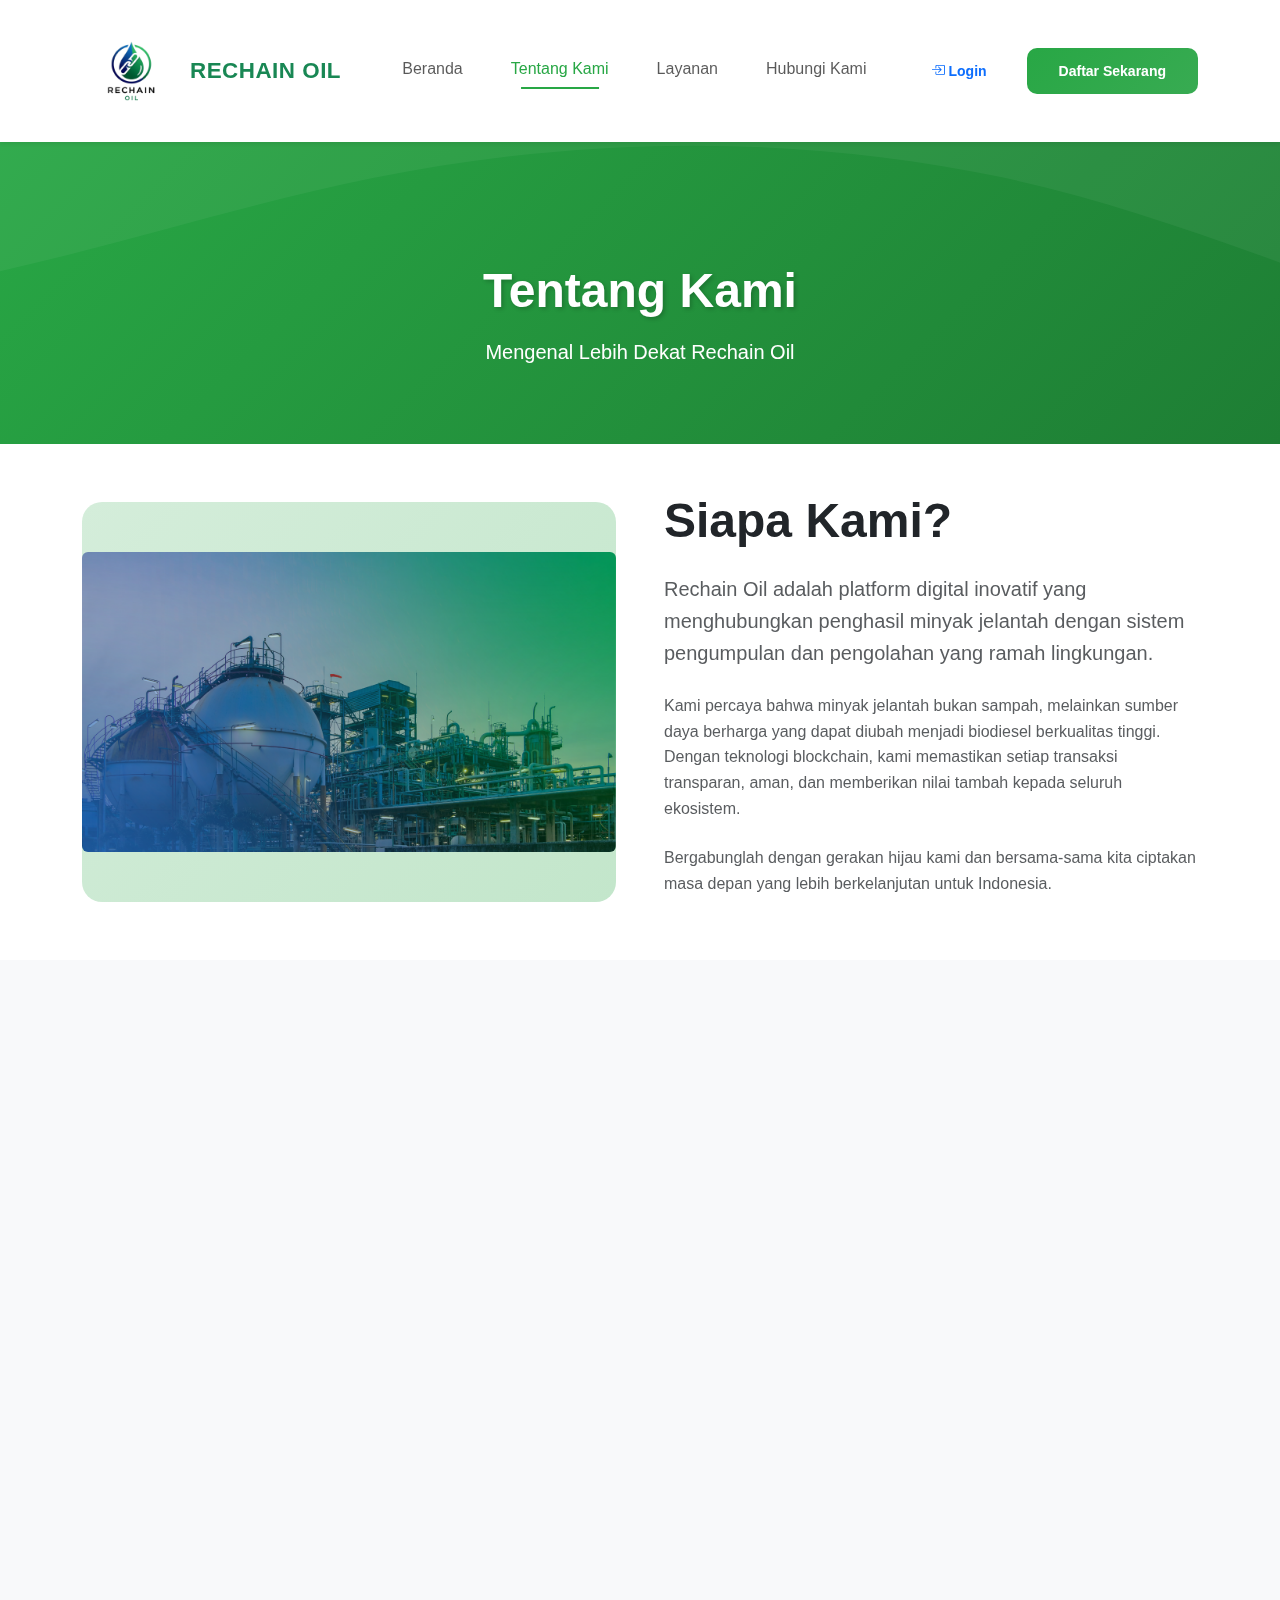
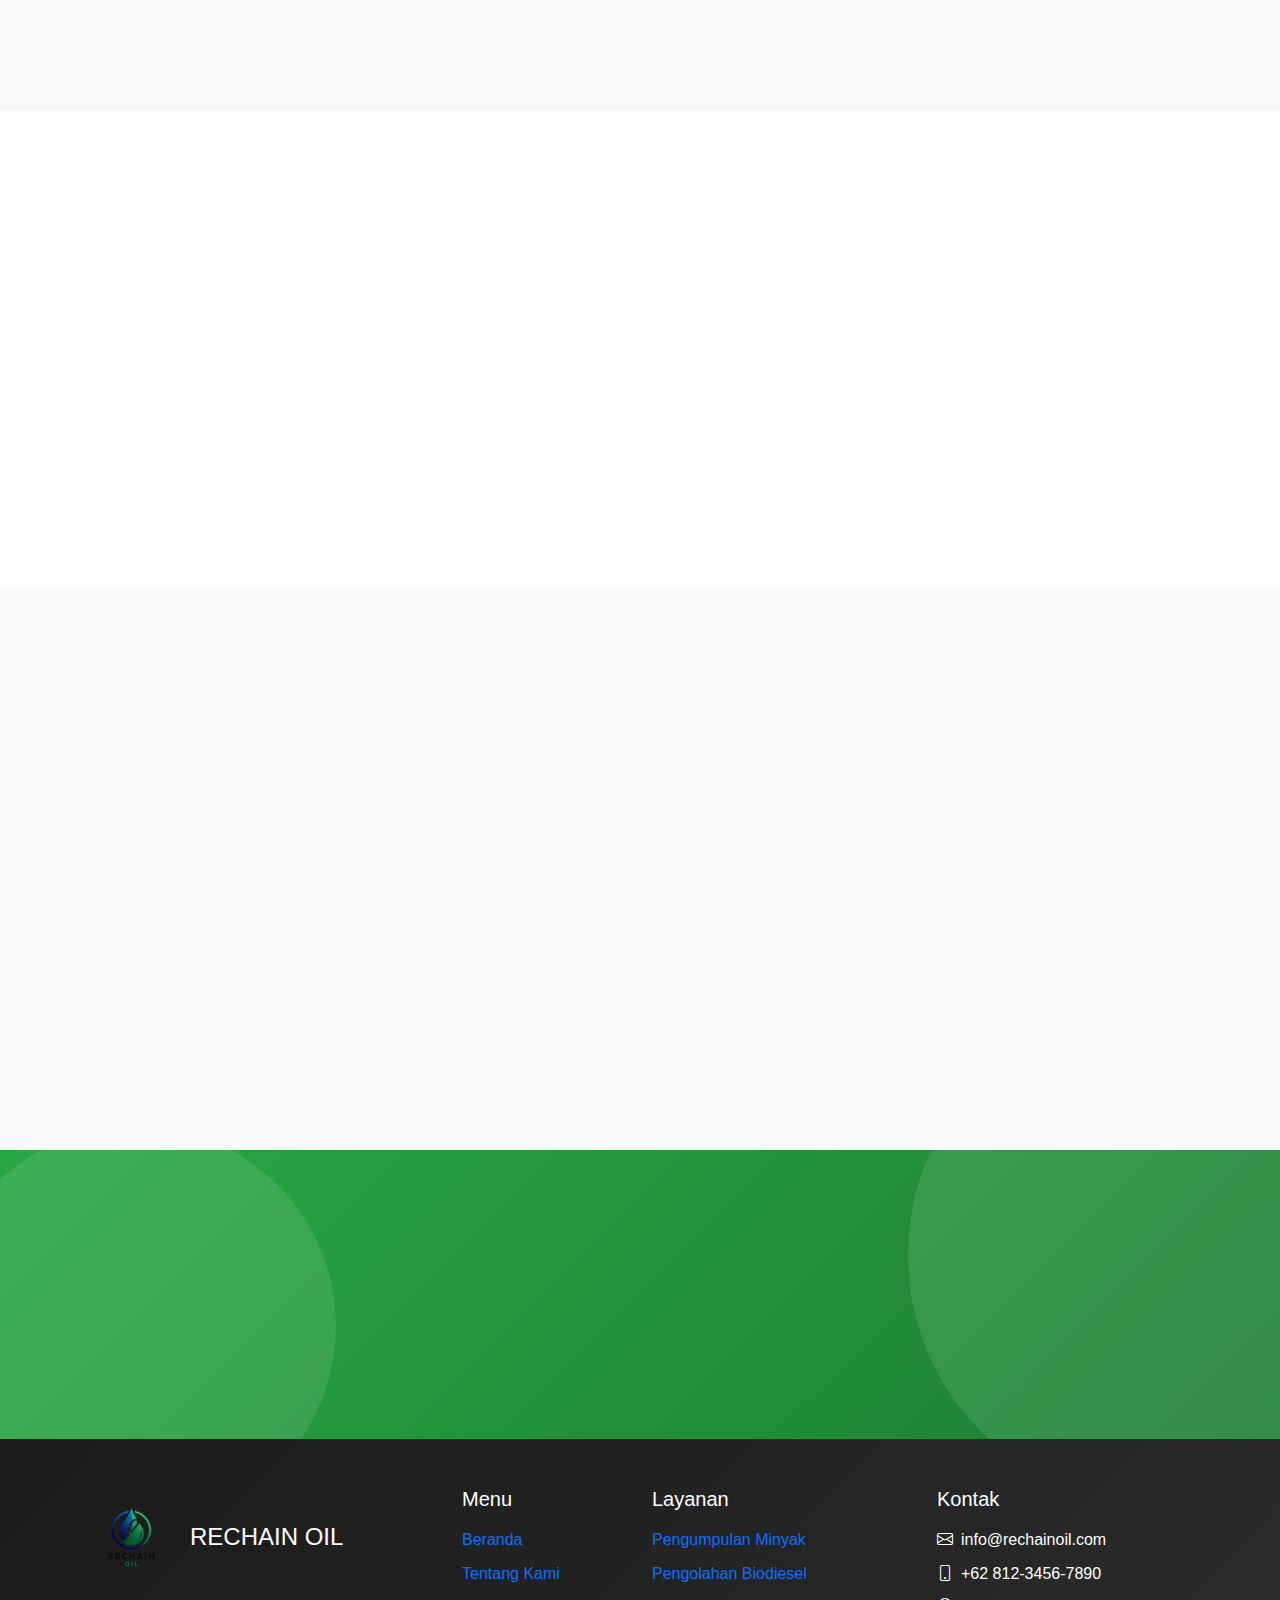
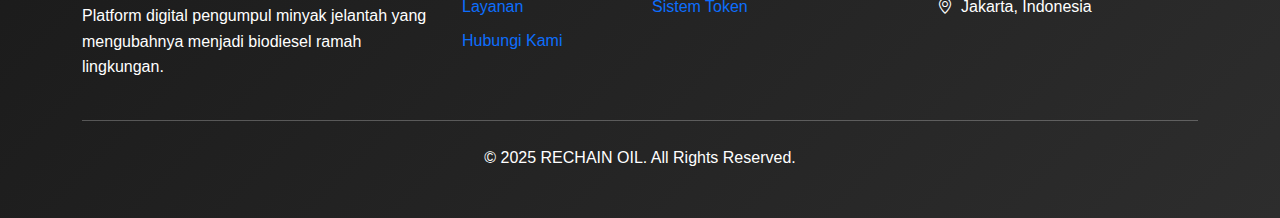
<file: about.html>
<!DOCTYPE html>
<html lang="id">
<head>
    <meta charset="UTF-8">
    <meta name="viewport" content="width=device-width, initial-scale=1.0">
    <meta name="description" content="Tentang Rechain Oil - Platform digital pengumpul minyak jelantah terkemuka">
    <title>Tentang Kami - Rechain Oil</title>
    
    <link href="https://cdn.jsdelivr.net/npm/bootstrap@5.3.0/dist/css/bootstrap.min.css" rel="stylesheet">
    <link rel="stylesheet" href="https://cdn.jsdelivr.net/npm/bootstrap-icons@1.11.0/font/bootstrap-icons.css">
    <link rel="stylesheet" href="assets/css/style.css">
    <link rel="icon" href="assets/images/logo.png" type="image/png">
</head>
<body>
    <!-- Navbar -->
    <nav class="navbar navbar-expand-lg navbar-light bg-white sticky-top shadow-sm">
        <div class="container">
            <a class="navbar-brand d-flex align-items-center" href="index.html">
                <img src="assets/images/logo-rechain-oil.png" alt="Rechain Oil Logo" height="100" class="me-2">
                <span class="fw-bold text-success">RECHAIN OIL</span>
            </a>
            <button class="navbar-toggler" type="button" data-bs-toggle="collapse" data-bs-target="#navbarNav">
                <span class="navbar-toggler-icon"></span>
            </button>
            <div class="collapse navbar-collapse" id="navbarNav">
                <ul class="navbar-nav ms-auto">
                    <li class="nav-item">
                        <a class="nav-link" href="index.html">Beranda</a>
                    </li>
                    <li class="nav-item">
                        <a class="nav-link active" href="about.html">Tentang Kami</a>
                    </li>
                    <li class="nav-item">
                        <a class="nav-link" href="services.html">Layanan</a>
                    </li>
                    <li class="nav-item">
                        <a class="nav-link" href="contact.html">Hubungi Kami</a>
                    </li>
                    <li class="nav-item ms-lg-2">
                        <a class="btn btn-outline-primary btn-sm" href="login.html">
                            <i class="bi bi-box-arrow-in-right me-1"></i>Login
                        </a>
                    </li>
                    <li class="nav-item ms-lg-2">
                        <a class="btn btn-success btn-sm" href="register.html">Daftar Sekarang</a>
                    </li>
                </ul>
            </div>
        </div>
    </nav>

    <!-- Page Header -->
    <section class="page-header text-white text-center">
        <div class="container">
            <h1 class="mb-3" data-aos="fade-down">Tentang Kami</h1>
            <p class="lead" data-aos="fade-up">Mengenal Lebih Dekat Rechain Oil</p>
        </div>
    </section>

    <!-- About Section -->
    <section class="py-5">
        <div class="container">
            <div class="row align-items-center g-5">
                <div class="col-lg-6" data-aos="fade-right">
                    <div class="about-image-placeholder">
                        <img src="assets/images/bg3 variasi.png" alt="About Rechain Oil" class="img-fluid rounded">
                    </div>
                </div>
                <div class="col-lg-6" data-aos="fade-left">
                    <h2 class="display-5 fw-bold mb-4">Siapa Kami?</h2>
                    <p class="lead text-muted mb-4">
                        Rechain Oil adalah platform digital inovatif yang menghubungkan penghasil minyak jelantah dengan sistem pengumpulan dan pengolahan yang ramah lingkungan.
                    </p>
                    <p class="text-muted mb-4">
                        Kami percaya bahwa minyak jelantah bukan sampah, melainkan sumber daya berharga yang dapat diubah menjadi biodiesel berkualitas tinggi. Dengan teknologi blockchain, kami memastikan setiap transaksi transparan, aman, dan memberikan nilai tambah kepada seluruh ekosistem.
                    </p>
                    <p class="text-muted">
                        Bergabunglah dengan gerakan hijau kami dan bersama-sama kita ciptakan masa depan yang lebih berkelanjutan untuk Indonesia.
                    </p>
                </div>
            </div>
        </div>
    </section>

    <!-- Vision Mission Section -->
    <section class="py-5 bg-light">
        <div class="container">
            <div class="text-center mb-5" data-aos="fade-up">
                <h2 class="display-5 fw-bold mb-3">Visi & Misi Kami</h2>
                <p class="lead text-muted">Komitmen kami untuk lingkungan yang lebih baik</p>
            </div>
            <div class="row g-4">
                <div class="col-lg-6" data-aos="fade-up" data-aos-delay="100">
                    <div class="mission-card">
                        <div class="mission-number">V</div>
                        <h3 class="fw-bold mb-3">Visi</h3>
                        <p class="text-muted mb-0">
                            Menjadi platform pengumpul dan pengolah minyak jelantah terbesar di Indonesia yang memberikan dampak positif terhadap lingkungan dan ekonomi masyarakat melalui teknologi blockchain yang inovatif.
                        </p>
                    </div>
                </div>
                <div class="col-lg-6" data-aos="fade-up" data-aos-delay="200">
                    <div class="mission-card">
                        <div class="mission-number">M</div>
                        <h3 class="fw-bold mb-3">Misi</h3>
                        <ul class="text-muted">
                            <li class="mb-2">Membangun ekosistem daur ulang minyak jelantah yang berkelanjutan</li>
                            <li class="mb-2">Meningkatkan kesadaran masyarakat tentang pentingnya pengelolaan minyak jelantah</li>
                            <li class="mb-2">Memberikan kompensasi yang adil kepada penghasil minyak jelantah</li>
                            <li class="mb-2">Menghasilkan biodiesel berkualitas tinggi dan ramah lingkungan</li>
                            <li>Menerapkan teknologi blockchain untuk transparansi dan keamanan</li>
                        </ul>
                    </div>
                </div>
            </div>
        </div>
    </section>

    <!-- Values Section -->
    <section class="py-5">
        <div class="container">
            <div class="text-center mb-5" data-aos="fade-up">
                <h2 class="display-5 fw-bold mb-3">Nilai-Nilai Kami</h2>
                <p class="lead text-muted">Prinsip yang memandu setiap langkah kami</p>
            </div>
            <div class="row g-4">
                <div class="col-md-6 col-lg-3" data-aos="fade-up" data-aos-delay="100">
                    <div class="text-center p-4">
                        <div class="mb-3">
                            <i class="bi bi-shield-check display-4 text-success"></i>
                        </div>
                        <h4 class="fw-bold mb-3">Integritas</h4>
                        <p class="text-muted mb-0">Transparansi dan kejujuran dalam setiap transaksi</p>
                    </div>
                </div>
                <div class="col-md-6 col-lg-3" data-aos="fade-up" data-aos-delay="200">
                    <div class="text-center p-4">
                        <div class="mb-3">
                            <i class="bi bi-recycle display-4 text-success"></i>
                        </div>
                        <h4 class="fw-bold mb-3">Keberlanjutan</h4>
                        <p class="text-muted mb-0">Komitmen terhadap lingkungan yang lebih baik</p>
                    </div>
                </div>
                <div class="col-md-6 col-lg-3" data-aos="fade-up" data-aos-delay="300">
                    <div class="text-center p-4">
                        <div class="mb-3">
                            <i class="bi bi-lightbulb display-4 text-success"></i>
                        </div>
                        <h4 class="fw-bold mb-3">Inovasi</h4>
                        <p class="text-muted mb-0">Terus berinovasi dengan teknologi terkini</p>
                    </div>
                </div>
                <div class="col-md-6 col-lg-3" data-aos="fade-up" data-aos-delay="400">
                    <div class="text-center p-4">
                        <div class="mb-3">
                            <i class="bi bi-people display-4 text-success"></i>
                        </div>
                        <h4 class="fw-bold mb-3">Kolaborasi</h4>
                        <p class="text-muted mb-0">Membangun kemitraan yang saling menguntungkan</p>
                    </div>
                </div>
            </div>
        </div>
    </section>

    <!-- Why Choose Us Section -->
    <section class="py-5 bg-light">
        <div class="container">
            <div class="text-center mb-5" data-aos="fade-up">
                <h2 class="display-5 fw-bold mb-3">Mengapa Memilih Kami?</h2>
                <p class="lead text-muted">Keunggulan yang membedakan kami</p>
            </div>
            <div class="row g-4">
                <div class="col-md-6 col-lg-4" data-aos="fade-up" data-aos-delay="100">
                    <div class="benefit-item">
                        <i class="bi bi-check-circle-fill text-success"></i>
                        <div>
                            <h5 class="mb-2">Sistem Transparan</h5>
                            <p class="text-muted mb-0">Teknologi blockchain memastikan setiap transaksi tercatat dengan aman</p>
                        </div>
                    </div>
                </div>
                <div class="col-md-6 col-lg-4" data-aos="fade-up" data-aos-delay="200">
                    <div class="benefit-item">
                        <i class="bi bi-check-circle-fill text-success"></i>
                        <div>
                            <h5 class="mb-2">Kompensasi Adil</h5>
                            <p class="text-muted mb-0">Harga yang kompetitif untuk setiap liter minyak jelantah Anda</p>
                        </div>
                    </div>
                </div>
                <div class="col-md-6 col-lg-4" data-aos="fade-up" data-aos-delay="300">
                    <div class="benefit-item">
                        <i class="bi bi-check-circle-fill text-success"></i>
                        <div>
                            <h5 class="mb-2">Mudah Digunakan</h5>
                            <p class="text-muted mb-0">Platform yang user-friendly dan mudah diakses</p>
                        </div>
                    </div>
                </div>
                <div class="col-md-6 col-lg-4" data-aos="fade-up" data-aos-delay="100">
                    <div class="benefit-item">
                        <i class="bi bi-check-circle-fill text-success"></i>
                        <div>
                            <h5 class="mb-2">Ramah Lingkungan</h5>
                            <p class="text-muted mb-0">Berkontribusi langsung terhadap pengurangan pencemaran</p>
                        </div>
                    </div>
                </div>
                <div class="col-md-6 col-lg-4" data-aos="fade-up" data-aos-delay="200">
                    <div class="benefit-item">
                        <i class="bi bi-check-circle-fill text-success"></i>
                        <div>
                            <h5 class="mb-2">Jangkauan Luas</h5>
                            <p class="text-muted mb-0">Layanan di berbagai kota besar di Indonesia</p>
                        </div>
                    </div>
                </div>
                <div class="col-md-6 col-lg-4" data-aos="fade-up" data-aos-delay="300">
                    <div class="benefit-item">
                        <i class="bi bi-check-circle-fill text-success"></i>
                        <div>
                            <h5 class="mb-2">Dukungan 24/7</h5>
                            <p class="text-muted mb-0">Tim customer service siap membantu kapan saja</p>
                        </div>
                    </div>
                </div>
            </div>
        </div>
    </section>

    <!-- CTA Section -->
    <section class="cta-section py-5">
        <div class="container text-center text-white">
            <div data-aos="zoom-in">
                <h2 class="display-5 fw-bold mb-4">Siap Bergabung dengan Kami?</h2>
                <p class="lead mb-4">Jadilah bagian dari gerakan hijau dan dapatkan keuntungan dari minyak jelantah Anda</p>
                <div class="d-flex flex-wrap gap-3 justify-content-center">
                    <a href="register.html" class="btn btn-light btn-lg px-5">Daftar Sekarang</a>
                    <a href="contact.html" class="btn btn-outline-light btn-lg px-5">Hubungi Kami</a>
                </div>
            </div>
        </div>
    </section>

     <!-- Footer -->
    <footer class="bg-dark text-white py-5">
        <div class="container">
            <div class="row g-4">
                <div class="col-lg-4">
                    <div class="d-flex align-items-center mb-3">
                        <img src="assets/images/logo-rechain-oil.png" alt="Rechain Oil Logo" height="100" class="me-2">
                        <h4 class="mb-0">RECHAIN OIL</h4>
                    </div>
                    <p class="">Platform digital pengumpul minyak jelantah yang mengubahnya menjadi biodiesel ramah lingkungan.</p>
                    
                </div>
                <div class="col-lg-2 col-md-6">
                    <h5 class="mb-3">Menu</h5>
                    <ul class="list-unstyled">
                        <li class="mb-2"><a href="index.html" class=" text-decoration-none">Beranda</a></li>
                        <li class="mb-2"><a href="about.html" class=" text-decoration-none">Tentang Kami</a></li>
                        <li class="mb-2"><a href="services.html" class=" text-decoration-none">Layanan</a></li>
                        <li class="mb-2"><a href="contact.html" class=" text-decoration-none">Hubungi Kami</a></li>
                    </ul>
                </div>
                <div class="col-lg-3 col-md-6">
                    <h5 class="mb-3">Layanan</h5>
                    <ul class="list-unstyled">
                        <li class="mb-2"><a href="services.html" class=" text-decoration-none">Pengumpulan Minyak</a></li>
                        <li class="mb-2"><a href="services.html" class=" text-decoration-none">Pengolahan Biodiesel</a></li>
                        <li class="mb-2"><a href="services.html" class=" text-decoration-none">Sistem Token</a></li>
                    </ul>
                </div>
                <div class="col-lg-3 col-md-6">
                    <h5 class="mb-3">Kontak</h5>
                    <ul class="list-unstyled ">
                        <li class="mb-2"><i class="bi bi-envelope me-2"></i>info@rechainoil.com</li>
                        <li class="mb-2"><i class="bi bi-phone me-2"></i>+62 812-3456-7890</li>
                        <li class="mb-2"><i class="bi bi-geo-alt me-2"></i>Jakarta, Indonesia</li>
                    </ul>
                </div>
            </div>
            <hr class="my-4 bg-secondary">
            <div class="text-center ">
                <p class="mb-0">© 2025 RECHAIN OIL. All Rights Reserved.</p>
            </div>
        </div>
    </footer>

    <!-- Back to Top Button -->
    <button id="backToTop" class="btn btn-success rounded-circle shadow" title="Kembali ke atas">
        <i class="bi bi-arrow-up"></i>
    </button>

    <script src="https://cdn.jsdelivr.net/npm/bootstrap@5.3.0/dist/js/bootstrap.bundle.min.js"></script>
    <link href="https://unpkg.com/aos@2.3.1/dist/aos.css" rel="stylesheet">
    <script src="https://unpkg.com/aos@2.3.1/dist/aos.js"></script>
    <script src="assets/js/main.js"></script>
</body>
</html>
</file>
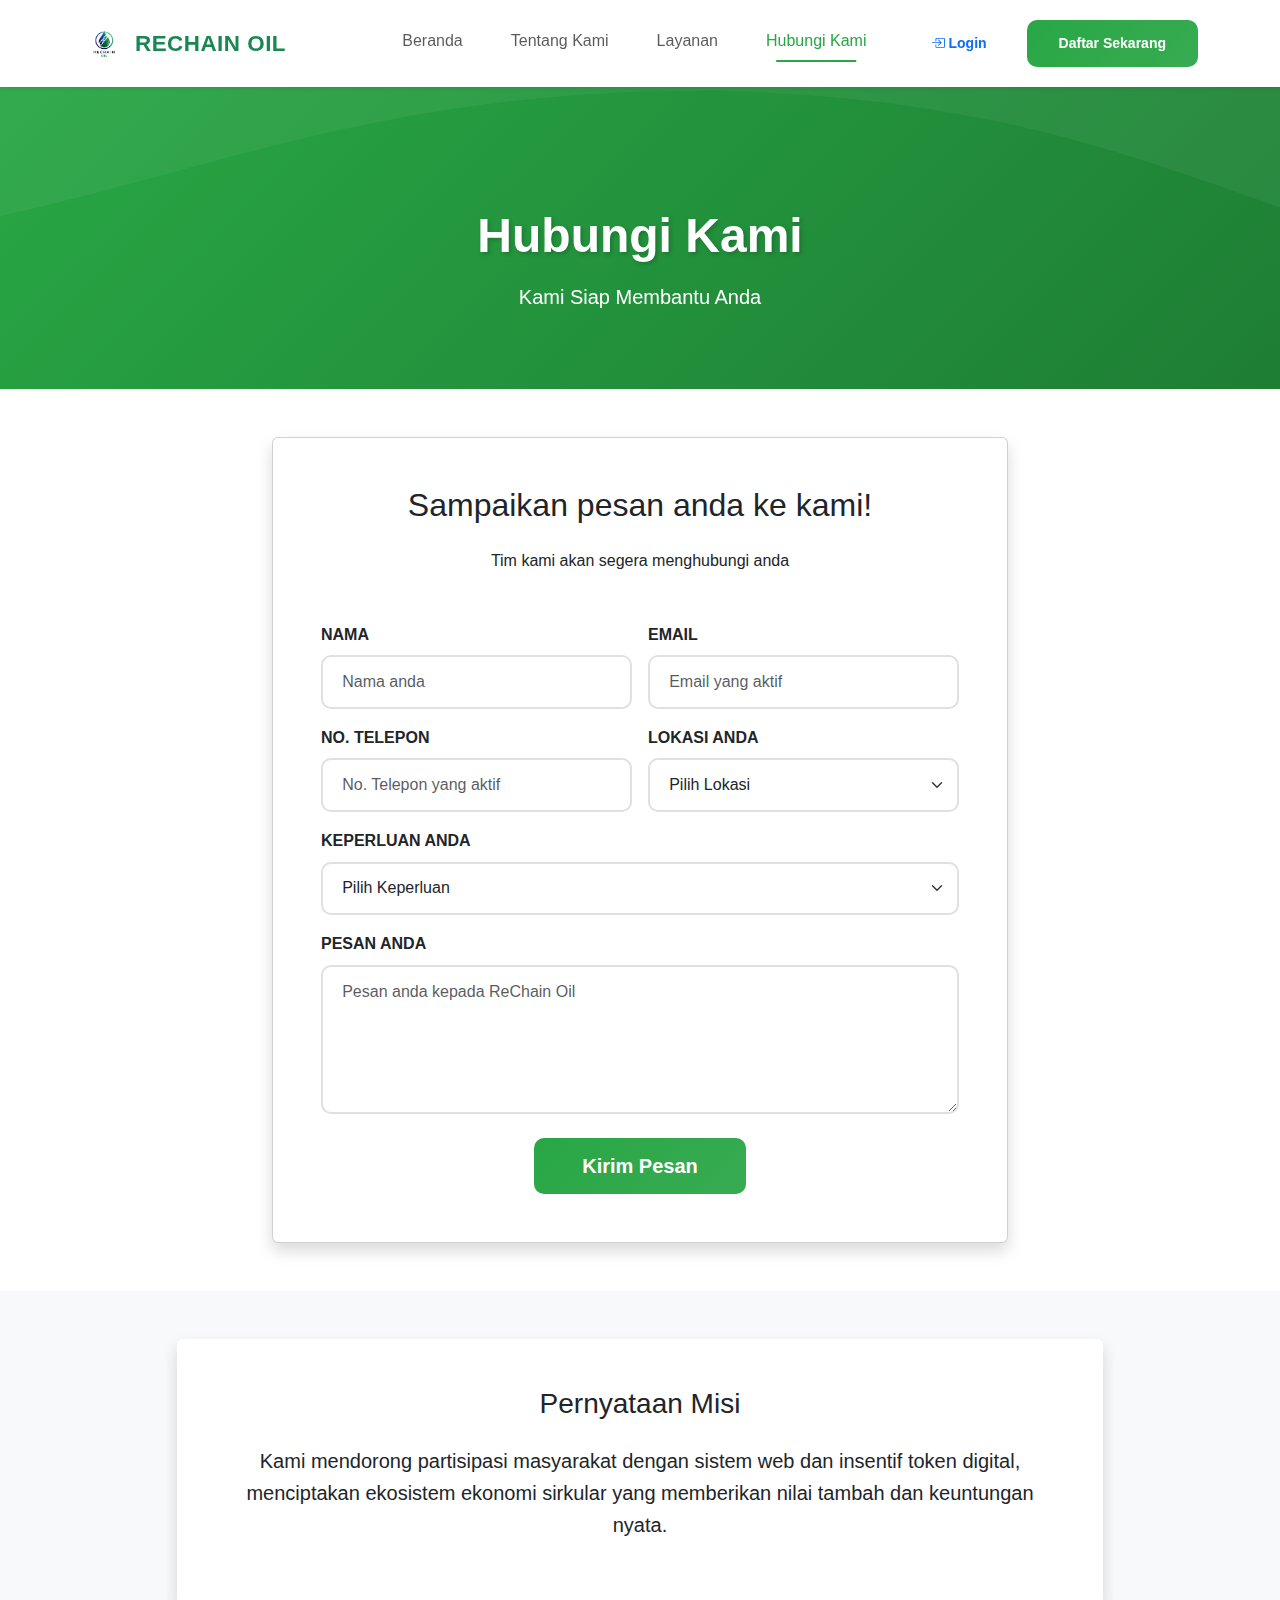
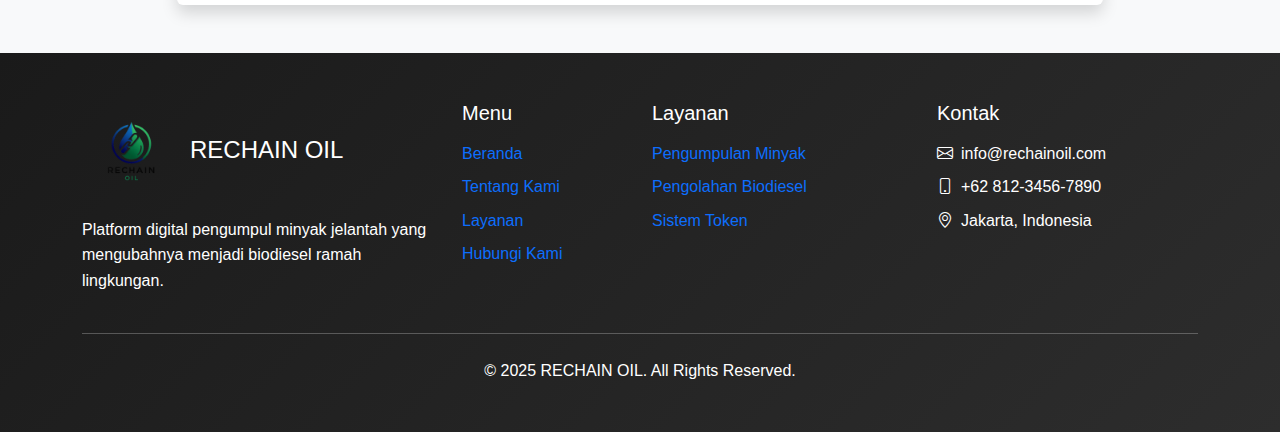
<file: contact.html>
<!DOCTYPE html>
<html lang="id">
<head>
    <meta charset="UTF-8">
    <meta name="viewport" content="width=device-width, initial-scale=1.0">
    <title>Hubungi Kami - Rechain Oil</title>
    <link href="https://cdn.jsdelivr.net/npm/bootstrap@5.3.0/dist/css/bootstrap.min.css" rel="stylesheet">
    <link rel="stylesheet" href="https://cdn.jsdelivr.net/npm/bootstrap-icons@1.11.0/font/bootstrap-icons.css">
    <link rel="stylesheet" href="assets/css/style.css">
    <link rel="icon" href="assets/images/logo.png" type="image/png">
</head>
<body>
    <!-- Navbar -->
    <nav class="navbar navbar-expand-lg navbar-light bg-white sticky-top shadow-sm">
        <div class="container">
            <a class="navbar-brand d-flex align-items-center" href="index.html">
                <img src="assets/images/logo-rechain-oil.png" alt="Rechain Oil Logo" height="45" class="me-2">
                <span class="fw-bold text-success">RECHAIN OIL</span>
            </a>
            <button class="navbar-toggler" type="button" data-bs-toggle="collapse" data-bs-target="#navbarNav">
                <span class="navbar-toggler-icon"></span>
            </button>
            <div class="collapse navbar-collapse" id="navbarNav">
                <ul class="navbar-nav ms-auto">
                    <li class="nav-item">
                        <a class="nav-link" href="index.html">Beranda</a>
                    </li>
                    <li class="nav-item">
                        <a class="nav-link" href="about.html">Tentang Kami</a>
                    </li>
                    <li class="nav-item">
                        <a class="nav-link" href="services.html">Layanan</a>
                    </li>
                    <li class="nav-item">
                        <a class="nav-link active" href="contact.html">Hubungi Kami</a>
                    </li>
                    <li class="nav-item ms-lg-2">
                        <a class="btn btn-outline-primary btn-sm" href="login.html">
                            <i class="bi bi-box-arrow-in-right me-1"></i>Login
                        </a>
                    </li>
                    <li class="nav-item ms-lg-2">
                        <a class="btn btn-success btn-sm" href="register.html">Daftar Sekarang</a>
                    </li>
                </ul>
            </div>
        </div>
    </nav>

    <!-- Page Header -->
    <section class="page-header text-white text-center">
        <div class="container">
            <h1 class="mb-3" data-aos="fade-down">Hubungi Kami</h1>
            <p class="lead" data-aos="fade-up">Kami Siap Membantu Anda</p>
        </div>
    </section>

    <!-- Contact Form Section -->
    <section class="py-5">
        <div class="container">
            <div class="row justify-content-center">
                <div class="col-lg-8">
                    <div class="card shadow">
                        <div class="card-body p-5">
                            <h2 class="text-center mb-4">Sampaikan pesan anda ke kami!</h2>
                            <p class="text-center mb-5">Tim kami akan segera menghubungi anda</p>
                            
                            <form id="contactForm" novalidate>
                                <div class="row g-3">
                                    <div class="col-md-6">
                                        <label class="form-label">NAMA</label>
                                        <input type="text" class="form-control" id="contactName" placeholder="Nama anda" required>
                                        <div class="invalid-feedback">Nama harus diisi</div>
                                    </div>
                                    <div class="col-md-6">
                                        <label class="form-label">EMAIL</label>
                                        <input type="email" class="form-control" id="contactEmail" placeholder="Email yang aktif" required>
                                        <div class="invalid-feedback">Email harus diisi dengan format yang benar</div>
                                    </div>
                                    <div class="col-md-6">
                                        <label class="form-label">NO. TELEPON</label>
                                        <input type="tel" class="form-control" id="contactPhone" placeholder="No. Telepon yang aktif" required>
                                        <div class="invalid-feedback">Nomor telepon harus diisi</div>
                                    </div>
                                    <div class="col-md-6">
                                        <label class="form-label">LOKASI ANDA</label>
                                        <select class="form-select" id="contactLocation" required>
                                            <option value="">Pilih Lokasi</option>
                                            <option value="jakarta">DKI Jakarta</option>
                                            <option value="bandung">Jawa Barat</option>
                                            <option value="surabaya">Jawa Timur</option>
                                            <option value="semarang">Jawa Tengah</option>
                                            <option value="yogyakarta">DI Yogyakarta</option>
                                            <option value="bali">Bali</option>
                                            <option value="other">Lainnya</option>
                                        </select>
                                        <div class="invalid-feedback">Lokasi harus dipilih</div>
                                    </div>
                                    <div class="col-12">
                                        <label class="form-label">KEPERLUAN ANDA</label>
                                        <select class="form-select" id="contactPurpose" required>
                                            <option value="">Pilih Keperluan</option>
                                            <option value="jual">Jual Minyak Jelantah</option>
                                            <option value="mitra">Menjadi Mitra</option>
                                            <option value="info">Informasi Umum</option>
                                            <option value="keluhan">Keluhan</option>
                                            <option value="other">Lainnya</option>
                                        </select>
                                        <div class="invalid-feedback">Keperluan harus dipilih</div>
                                    </div>
                                    <div class="col-12">
                                        <label class="form-label">PESAN ANDA</label>
                                        <textarea class="form-control" id="contactMessage" rows="5" placeholder="Pesan anda kepada ReChain Oil" required></textarea>
                                        <div class="invalid-feedback">Pesan harus diisi</div>
                                    </div>
                                </div>
                                <div class="text-center mt-4">
                                    <button type="submit" class="btn btn-success btn-lg px-5">Kirim Pesan</button>
                                </div>
                            </form>
                        </div>
                    </div>
                </div>
            </div>
        </div>
    </section>

    <!-- Pernyataan Misi -->
    <section class="py-5 bg-light">
        <div class="container">
            <div class="row justify-content-center">
                <div class="col-lg-10">
                    <div class="card border-0 shadow">
                        <div class="card-body p-5">
                            <h3 class="mb-4 text-center">Pernyataan Misi</h3>
                            <p class="lead text-center">Kami mendorong partisipasi masyarakat dengan sistem web dan insentif token digital, menciptakan ekosistem ekonomi sirkular yang memberikan nilai tambah dan keuntungan nyata.</p>
                        </div>
                    </div>
                </div>
            </div>
        </div>
    </section>

     <!-- Footer -->
    <footer class="bg-dark text-white py-5">
        <div class="container">
            <div class="row g-4">
                <div class="col-lg-4">
                    <div class="d-flex align-items-center mb-3">
                        <img src="assets/images/logo-rechain-oil.png" alt="Rechain Oil Logo" height="100" class="me-2">
                        <h4 class="mb-0">RECHAIN OIL</h4>
                    </div>
                    <p class="">Platform digital pengumpul minyak jelantah yang mengubahnya menjadi biodiesel ramah lingkungan.</p>
                    
                </div>
                <div class="col-lg-2 col-md-6">
                    <h5 class="mb-3">Menu</h5>
                    <ul class="list-unstyled">
                        <li class="mb-2"><a href="index.html" class=" text-decoration-none">Beranda</a></li>
                        <li class="mb-2"><a href="about.html" class=" text-decoration-none">Tentang Kami</a></li>
                        <li class="mb-2"><a href="services.html" class=" text-decoration-none">Layanan</a></li>
                        <li class="mb-2"><a href="contact.html" class=" text-decoration-none">Hubungi Kami</a></li>
                    </ul>
                </div>
                <div class="col-lg-3 col-md-6">
                    <h5 class="mb-3">Layanan</h5>
                    <ul class="list-unstyled">
                        <li class="mb-2"><a href="services.html" class=" text-decoration-none">Pengumpulan Minyak</a></li>
                        <li class="mb-2"><a href="services.html" class=" text-decoration-none">Pengolahan Biodiesel</a></li>
                        <li class="mb-2"><a href="services.html" class=" text-decoration-none">Sistem Token</a></li>
                    </ul>
                </div>
                <div class="col-lg-3 col-md-6">
                    <h5 class="mb-3">Kontak</h5>
                    <ul class="list-unstyled ">
                        <li class="mb-2"><i class="bi bi-envelope me-2"></i>info@rechainoil.com</li>
                        <li class="mb-2"><i class="bi bi-phone me-2"></i>+62 812-3456-7890</li>
                        <li class="mb-2"><i class="bi bi-geo-alt me-2"></i>Jakarta, Indonesia</li>
                    </ul>
                </div>
            </div>
            <hr class="my-4 bg-secondary">
            <div class="text-center ">
                <p class="mb-0">© 2025 RECHAIN OIL. All Rights Reserved.</p>
            </div>
        </div>
    </footer>

    <button id="backToTop" class="btn btn-success rounded-circle shadow">
        <i class="bi bi-arrow-up"></i>
    </button>

    <script src="https://cdn.jsdelivr.net/npm/bootstrap@5.3.0/dist/js/bootstrap.bundle.min.js"></script>
    <link href="https://unpkg.com/aos@2.3.1/dist/aos.css" rel="stylesheet">
    <script src="https://unpkg.com/aos@2.3.1/dist/aos.js"></script>
    <script src="assets/js/main.js"></script>
</body>
</html>
</file>
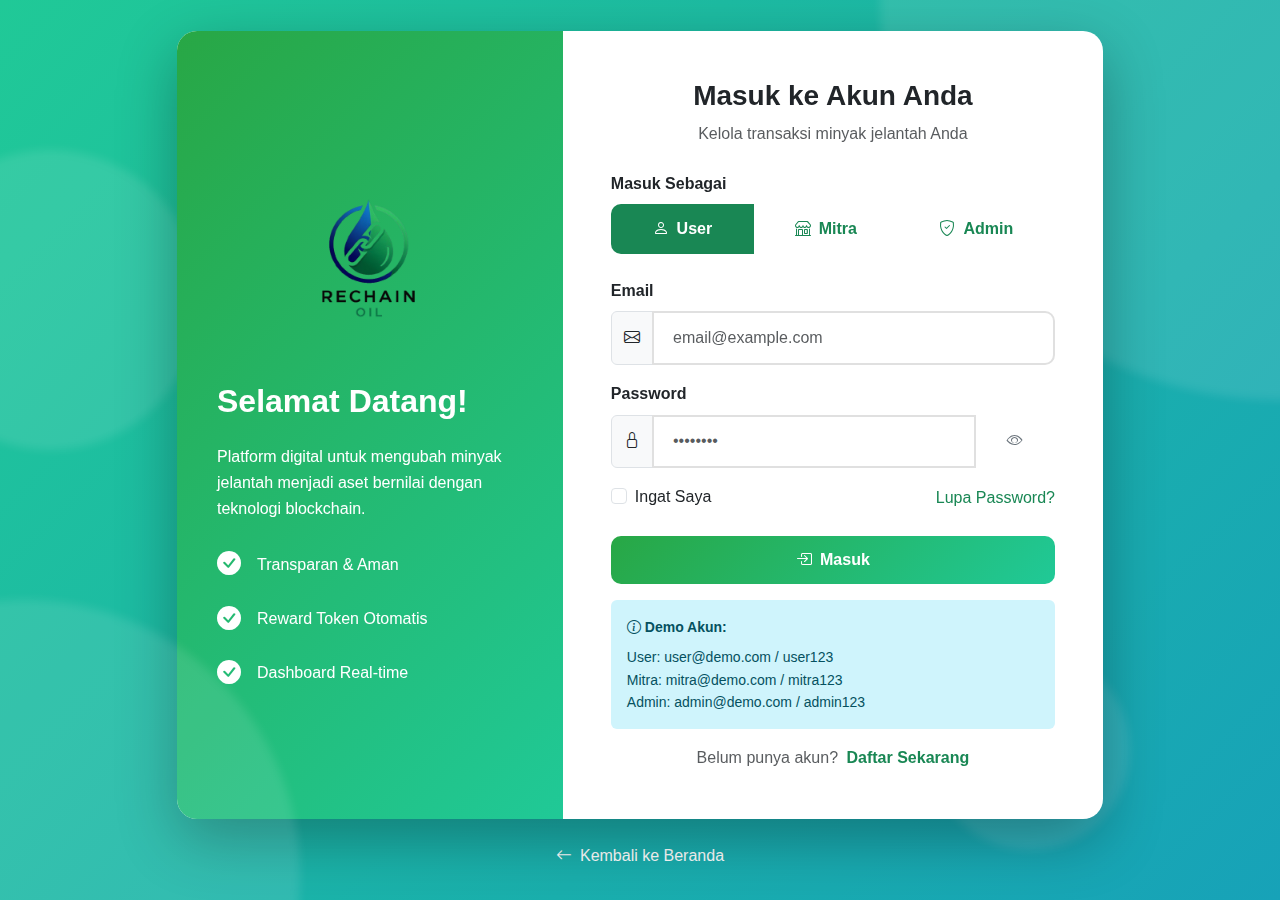
<file: login.html>
<!DOCTYPE html>
<html lang="id">
<head>
    <meta charset="UTF-8">
    <meta name="viewport" content="width=device-width, initial-scale=1.0">
    <title>Login - RECHAIN OIL</title>
    <link href="https://cdn.jsdelivr.net/npm/bootstrap@5.3.0/dist/css/bootstrap.min.css" rel="stylesheet">
    <link rel="stylesheet" href="https://cdn.jsdelivr.net/npm/bootstrap-icons@1.10.0/font/bootstrap-icons.css">
    <link href="https://unpkg.com/aos@2.3.1/dist/aos.css" rel="stylesheet">
    <link rel="icon" href="assets/images/logo.png" type="image/png">
    <link rel="stylesheet" href="assets/css/style.css">
    <style>
        /* Definisikan keyframes untuk pergerakan acak seperti gelembung (mengubah posisi, ukuran, dan opacity) */
        @keyframes floatBackground {
            0% { transform: translate(0%, 0%) scale(1); opacity: 0.8; }
            25% { transform: translate(50%, -30%) scale(1.15); opacity: 0.9; }
            50% { transform: translate(-70%, 50%) scale(0.9); opacity: 0.7; }
            75% { transform: translate(30%, 80%) scale(1.2); opacity: 0.95; }
            100% { transform: translate(0%, 0%) scale(1); opacity: 0.8; }
        }

        .login-container {
            min-height: 100vh;
            display: flex;
            align-items: center;
            /* Gradien warna RECHAIN OIL */
            background: linear-gradient(135deg, #20c997 0%, #17a2b8 100%);
            position: relative;
            overflow: hidden;
        }
        
        /* STYLE DASAR UNTUK SEMUA GELEMBUNG (::before, ::after, dan .bubble) */
        .login-container::before,
        .login-container::after,
        .bubble {
            position: absolute;
            background: rgba(255,255,255,0.1);
            border-radius: 50%;
            filter: blur(5px);
        }

        /* 1. GELEMBUNG PERTAMA (via ::before) - Paling Besar */
        .login-container::before {
            content: '';
            width: 800px; /* Ukuran Lebih Besar */
            height: 800px;
            top: -400px;
            right: -400px;
            animation: floatBackground 35s ease-in-out infinite; /* Animasi Paling Lambat */
        }
        
        /* 2. GELEMBUNG KEDUA (via ::after) - Ukuran Sedang, Kebalikan */
        .login-container::after {
            content: '';
            width: 550px; 
            height: 550px;
            bottom: -250px;
            left: -250px;
            animation: floatBackground 28s ease-in-out infinite reverse; /* Animasi Sedang, Arah Berlawanan */
        }

        /* 3. GELEMBUNG KETIGA (via .bubble-3) - Ukuran Kecil */
        .bubble-3 {
            width: 300px; 
            height: 300px;
            top: 150px;
            left: -100px;
            animation: floatBackground 20s ease-out infinite; /* Animasi Lebih Cepat */
        }
        
        /* 4. GELEMBUNG KEEMPAT (via .bubble-4) - Ukuran Sangat Kecil, Lebih Cepat */
        .bubble-4 {
            width: 200px; 
            height: 200px;
            bottom: 50px;
            right: 150px;
            animation: floatBackground 15s ease-in-out infinite reverse; /* Animasi Paling Cepat, Arah Berlawanan */
        }
        
        .login-card {
            background: white;
            border-radius: 20px;
            box-shadow: 0 20px 60px rgba(0,0,0,0.3);
            overflow: hidden;
        }
        .login-sidebar {
            background: linear-gradient(135deg, #28a745 0%, #20c997 100%);
            color: white;
            padding: 60px 40px;
        }
        .form-control:focus {
            border-color: #28a745;
            box-shadow: 0 0 0 0.2rem rgba(40, 167, 69, 0.25);
        }
        .btn-login {
            background: linear-gradient(135deg, #28a745 0%, #20c997 100%);
            border: none;
            padding: 12px;
            font-weight: 600;
            transition: transform 0.3s;
        }
        .btn-login:hover {
            transform: translateY(-2px);
            box-shadow: 0 10px 20px rgba(40, 167, 69, 0.3);
        }
    </style>
</head>
<body>
    <div class="login-container">
        <div class="bubble bubble-3"></div>
        <div class="bubble bubble-4"></div>

        <div class="container">
            <div class="row justify-content-center">
                <div class="col-lg-10">
                    <div class="login-card" data-aos="fade-up">
                        <div class="row g-0">
                            <!-- Sidebar -->
                            <div class="col-lg-5 login-sidebar d-none d-lg-flex flex-column justify-content-center">
                                <div>
                                    <img src="assets/images/logo-rechain-oil.png" alt="RECHAIN OIL" class="mb-4" style="height: 200px; width: auto; display: block; margin: 0 auto;">
                                    <h2 class="fw-bold mb-4">Selamat Datang!</h2>
                                    <p class="mb-4">Platform digital untuk mengubah minyak jelantah menjadi aset bernilai dengan teknologi blockchain.</p>
                                    <div class="d-flex align-items-center mb-3">
                                        <i class="bi bi-check-circle-fill fs-4 me-3"></i>
                                        <span>Transparan & Aman</span>
                                    </div>
                                    <div class="d-flex align-items-center mb-3">
                                        <i class="bi bi-check-circle-fill fs-4 me-3"></i>
                                        <span>Reward Token Otomatis</span>
                                    </div>
                                    <div class="d-flex align-items-center">
                                        <i class="bi bi-check-circle-fill fs-4 me-3"></i>
                                        <span>Dashboard Real-time</span>
                                    </div>
                                </div>
                            </div>

                            <!-- Login Form -->
                            <div class="col-lg-7">
                                <div class="p-5">
                                    <div class="text-center mb-4">
                                        <h3 class="fw-bold">Masuk ke Akun Anda</h3>
                                        <p class="text-muted">Kelola transaksi minyak jelantah Anda</p>
                                    </div>

                                    <form id="loginForm">
                                        <!-- Role Selection -->
                                        <div class="mb-4">
                                            <label class="form-label fw-semibold">Masuk Sebagai</label>
                                            <div class="btn-group w-100" role="group">
                                                <input type="radio" class="btn-check" name="role" id="roleUser" value="user" checked>
                                                <label class="btn btn-outline-success" for="roleUser">
                                                    <i class="bi bi-person me-2"></i>User
                                                </label>

                                                <input type="radio" class="btn-check" name="role" id="roleMitra" value="mitra">
                                                <label class="btn btn-outline-success" for="roleMitra">
                                                    <i class="bi bi-shop me-2"></i>Mitra
                                                </label>

                                                <input type="radio" class="btn-check" name="role" id="roleAdmin" value="admin">
                                                <label class="btn btn-outline-success" for="roleAdmin">
                                                    <i class="bi bi-shield-check me-2"></i>Admin
                                                </label>
                                            </div>
                                        </div>

                                        <!-- Email -->
                                        <div class="mb-3">
                                            <label class="form-label fw-semibold">Email</label>
                                            <div class="input-group">
                                                <span class="input-group-text bg-light"><i class="bi bi-envelope"></i></span>
                                                <input type="email" class="form-control" id="email" placeholder="email@example.com" required>
                                            </div>
                                        </div>

                                        <!-- Password -->
                                        <div class="mb-3">
                                            <label class="form-label fw-semibold">Password</label>
                                            <div class="input-group">
                                                <span class="input-group-text bg-light"><i class="bi bi-lock"></i></span>
                                                <input type="password" class="form-control" id="password" placeholder="••••••••" required>
                                                <button class="btn btn-outline-secondary" type="button" id="togglePassword">
                                                    <i class="bi bi-eye"></i>
                                                </button>
                                            </div>
                                        </div>

                                        <!-- Remember Me & Forgot Password -->
                                        <div class="d-flex justify-content-between align-items-center mb-4">
                                            <div class="form-check">
                                                <input class="form-check-input" type="checkbox" id="rememberMe">
                                                <label class="form-check-label" for="rememberMe">
                                                    Ingat Saya
                                                </label>
                                            </div>
                                            <a href="#" class="text-success text-decoration-none">Lupa Password?</a>
                                        </div>

                                        <!-- Submit Button -->
                                        <button type="submit" class="btn btn-success btn-login w-100 mb-3">
                                            <i class="bi bi-box-arrow-in-right me-2"></i>Masuk
                                        </button>

                                        <!-- Demo Accounts -->
                                        <div class="alert alert-info border-0 mb-3">
                                            <small class="fw-bold d-block mb-2"><i class="bi bi-info-circle me-1"></i>Demo Akun:</small>
                                            <small class="d-block">User: user@demo.com / user123</small>
                                            <small class="d-block">Mitra: mitra@demo.com / mitra123</small>
                                            <small class="d-block">Admin: admin@demo.com / admin123</small>
                                        </div>

                                        <!-- Register Link -->
                                        <div class="text-center">
                                            <span class="text-muted">Belum punya akun?</span>
                                            <a href="register.html" class="text-success fw-semibold text-decoration-none ms-1">Daftar Sekarang</a>
                                        </div>
                                    </form>
                                </div>
                            </div>
                        </div>
                    </div>

                    <!-- Back to Home -->
                    <div class="text-center mt-4">
                        <a href="index.html" class="text-white text-decoration-none">
                            <i class="bi bi-arrow-left me-2"></i>Kembali ke Beranda
                        </a>
                    </div>
                </div>
            </div>
        </div>
    </div>

    <script src="https://cdn.jsdelivr.net/npm/bootstrap@5.3.0/dist/js/bootstrap.bundle.min.js"></script>
    <script src="https://unpkg.com/aos@2.3.1/dist/aos.js"></script>
    <script>
    AOS.init({ duration: 800, once: true });

    // Toggle Password Visibility
    document.getElementById('togglePassword').addEventListener('click', function() {
        const passwordInput = document.getElementById('password');
        const icon = this.querySelector('i');
        
        if (passwordInput.type === 'password') {
            passwordInput.type = 'text';
            icon.classList.remove('bi-eye');
            icon.classList.add('bi-eye-slash');
        } else {
            passwordInput.type = 'password';
            icon.classList.remove('bi-eye-slash');
            icon.classList.add('bi-eye');
        }
    });

    // Login Form Handler
    document.getElementById('loginForm').addEventListener('submit', function(e) {
        e.preventDefault();
        
        const email = document.getElementById('email').value;
        const password = document.getElementById('password').value; 
        const role = document.querySelector('input[name="role"]:checked').value;
        
        let validLogin = false;

        // --- Bagian 1: Cek Akun Demo Hardcoded ---
        if (email === 'user@demo.com' && password === 'user123' && role === 'user') {
            validLogin = true;
            localStorage.setItem('userRole', 'user');
            localStorage.setItem('userName', 'User Demo');
            localStorage.setItem('userEmail', email);
            window.location.href = 'dashboard-user.html';
        } else if (email === 'mitra@demo.com' && password === 'mitra123' && role === 'mitra') {
            validLogin = true;
            localStorage.setItem('userRole', 'mitra');
            localStorage.setItem('userName', 'Mitra Demo');
            localStorage.setItem('userEmail', email);
            window.location.href = 'dashboard-mitra.html';
        } else if (email === 'admin@demo.com' && password === 'admin123' && role === 'admin') {
            validLogin = true;
            localStorage.setItem('userRole', 'admin');
            localStorage.setItem('userName', 'Admin');
            localStorage.setItem('userEmail', email);
            window.location.href = 'dashboard-admin.html';
        }

        // --- Bagian 2: Cek Akun USER yang Baru Didaftarkan (INI YANG HILANG SEBELUMNYA) ---
        else if (!validLogin && role === 'user') {
            const registeredUsers = JSON.parse(localStorage.getItem('registrations') || '[]');
            const registeredUser = registeredUsers.find(user => 
                user.email === email && user.password === password
            );

            if (registeredUser) {
                validLogin = true;
                localStorage.setItem('userRole', 'user');
                localStorage.setItem('userName', registeredUser.name);
                localStorage.setItem('userEmail', registeredUser.email);
                window.location.href = 'dashboard-user.html';
            }
        }

        // --- Bagian 3: Cek Akun MITRA yang Baru Didaftarkan ---
        else if (!validLogin && role === 'mitra') {
            const registeredPartners = JSON.parse(localStorage.getItem('partnerRegistrations') || '[]');
            const registeredPartner = registeredPartners.find(partner => 
                partner.email === email && partner.password === password
            );

            if (registeredPartner) {
                validLogin = true;
                localStorage.setItem('userRole', 'mitra');
                localStorage.setItem('userName', registeredPartner.companyName);
                localStorage.setItem('userEmail', registeredPartner.email);
                window.location.href = 'dashboard-mitra.html';
            }
        }
        
        // --- Hasil Akhir ---
        if (!validLogin) {
            alert('Login Gagal! Pastikan Email, Password, dan Role (User/Mitra) sudah sesuai.');
        }
    });
</script>
</body>
</html>
</file>
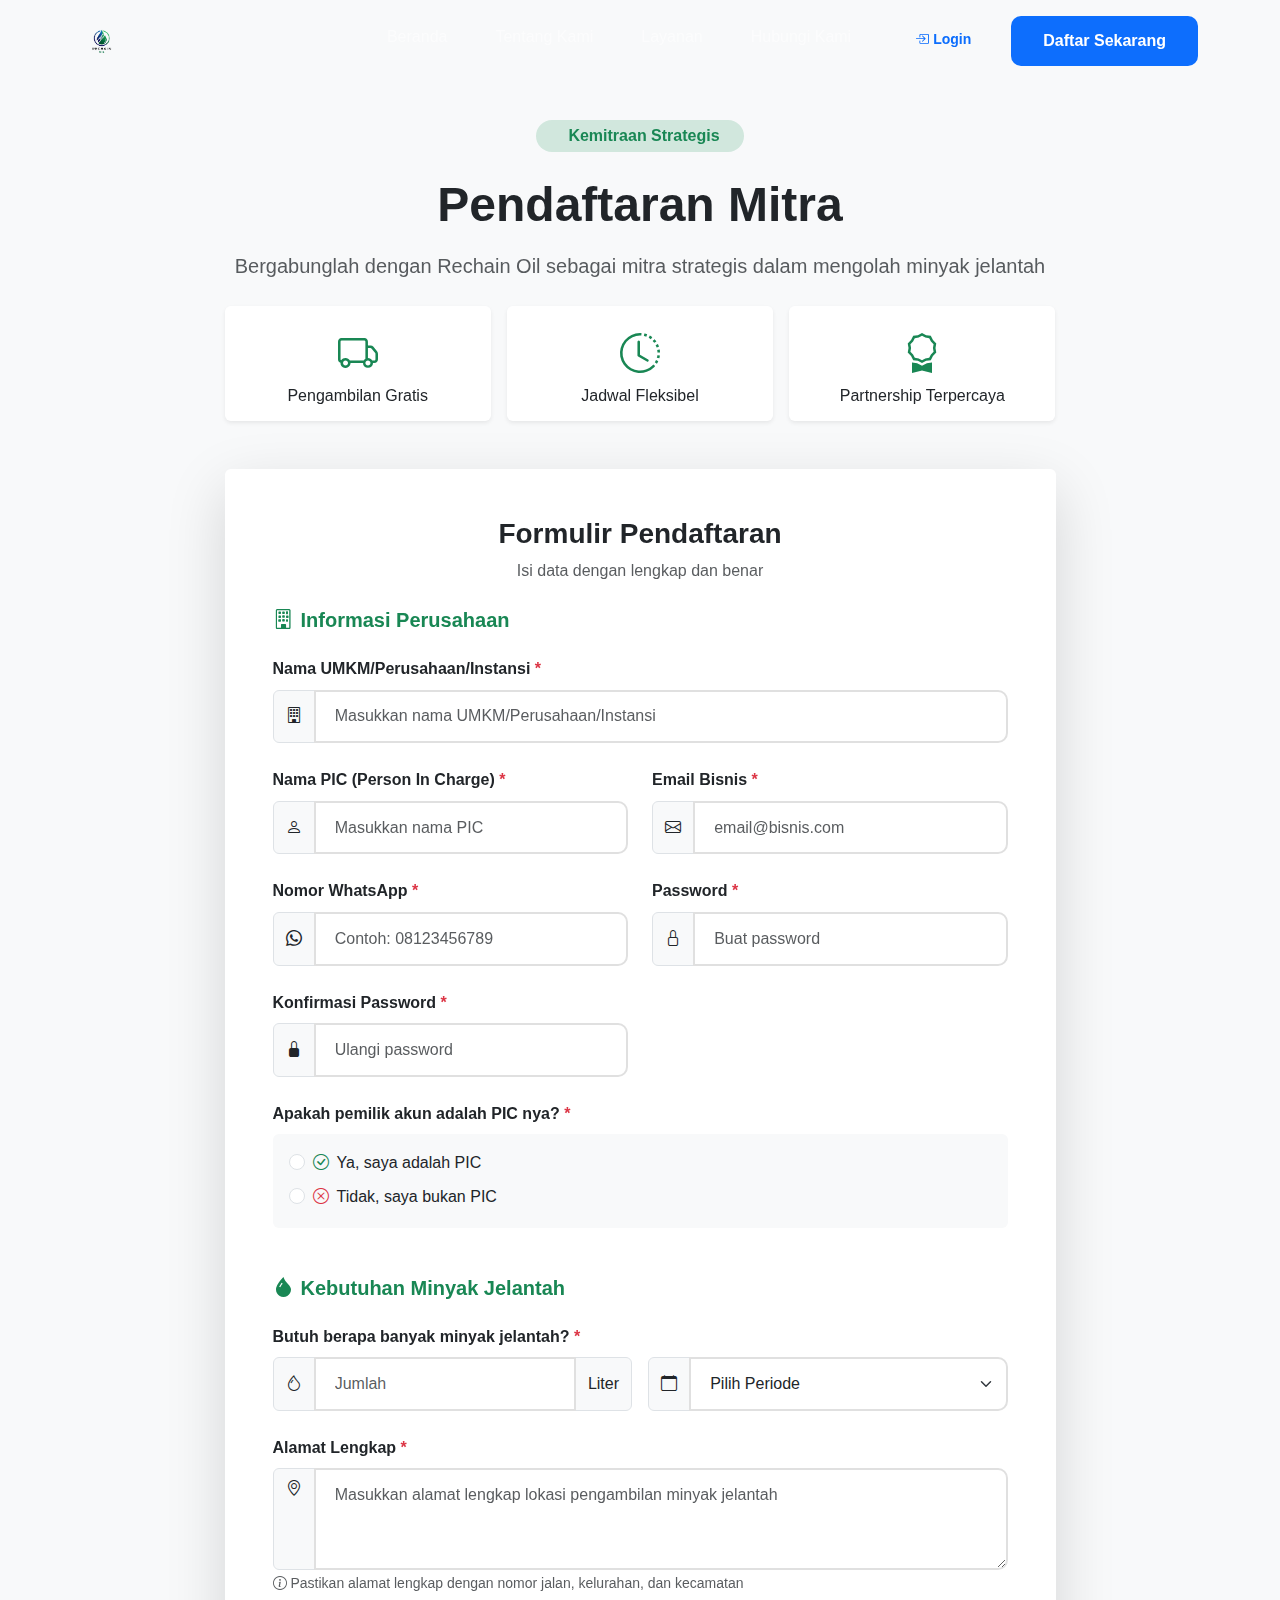
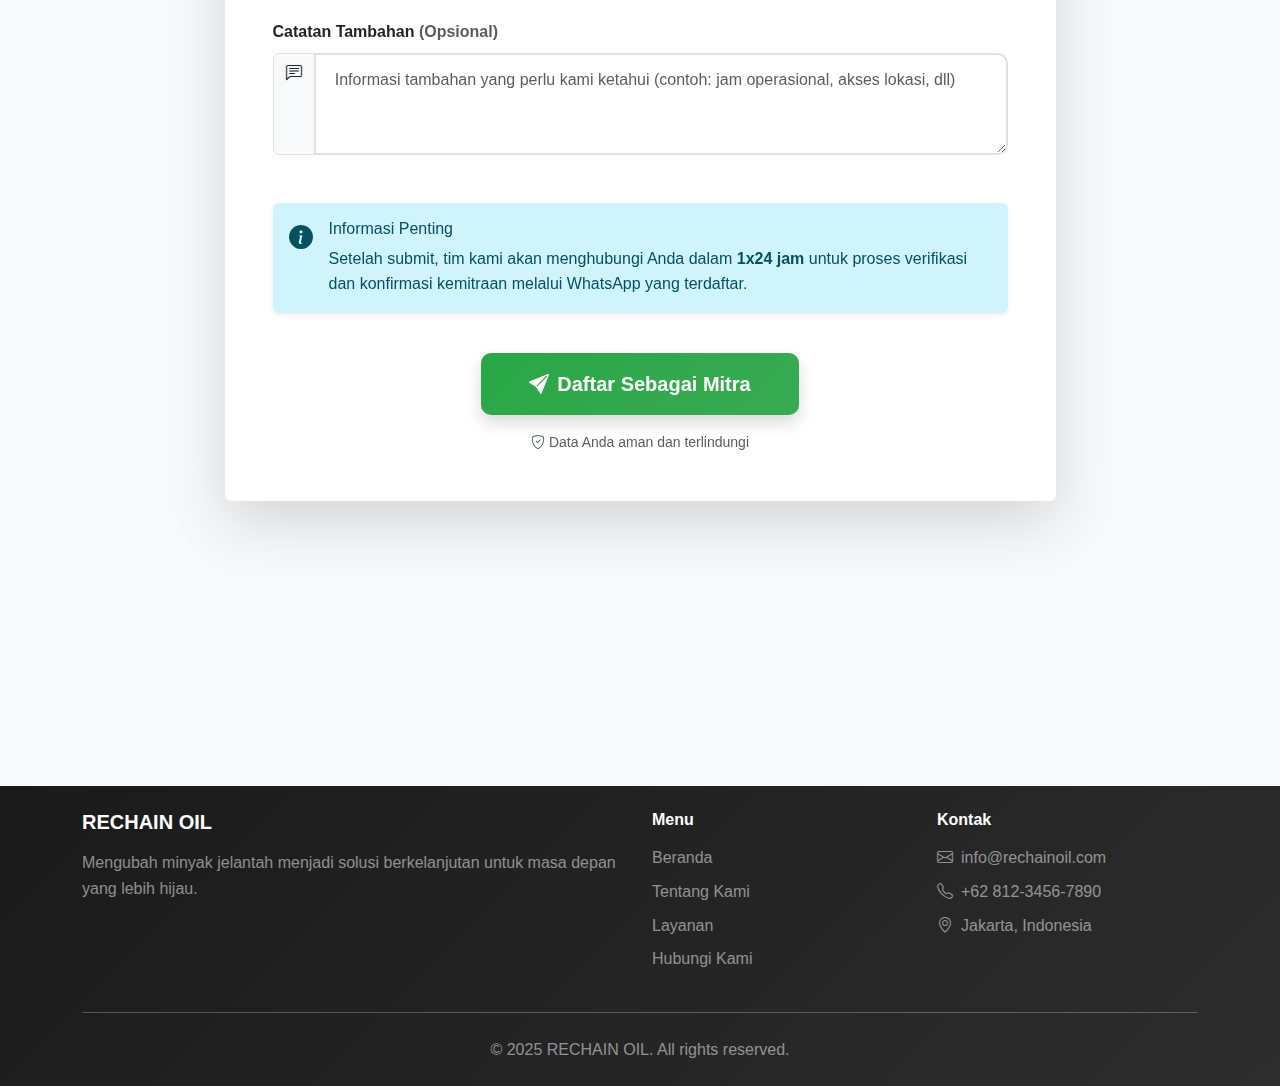
<file: partner-register.html>
<!DOCTYPE html>
<html lang="id">
<head>
    <meta charset="UTF-8">
    <meta name="viewport" content="width=device-width, initial-scale=1.0">
    <title>Pendaftaran Mitra - RECHAIN OIL</title>
    <link href="https://cdn.jsdelivr.net/npm/bootstrap@5.3.0/dist/css/bootstrap.min.css" rel="stylesheet">
    <link rel="stylesheet" href="https://cdn.jsdelivr.net/npm/bootstrap-icons@1.10.0/font/bootstrap-icons.css">
    <link href="https://unpkg.com/aos@2.3.1/dist/aos.css" rel="stylesheet">
    <link rel="stylesheet" href="assets/css/style.css">
    <link rel="icon" href="assets/images/logo.png" type="image/png">
</head>
<body>
    <!-- Navigation -->
    <nav class="navbar navbar-expand-lg navbar-dark fixed-top">
        <div class="container">
            <a class="navbar-brand" href="index.html">
                <img src="assets/images/logo-rechain-oil.png" alt="RECHAIN OIL" height="40">
            </a>
            <button class="navbar-toggler" type="button" data-bs-toggle="collapse" data-bs-target="#navbarNav">
                <span class="navbar-toggler-icon"></span>
            </button>
            <div class="collapse navbar-collapse" id="navbarNav">
                <ul class="navbar-nav ms-auto">
                    <li class="nav-item">
                        <a class="nav-link" href="index.html">Beranda</a>
                    </li>
                    <li class="nav-item">
                        <a class="nav-link" href="about.html">Tentang Kami</a>
                    </li>
                    <li class="nav-item">
                        <a class="nav-link" href="services.html">Layanan</a>
                    </li>
                    <li class="nav-item">
                        <a class="nav-link" href="contact.html">Hubungi Kami</a>
                    </li>
                    <li class="nav-item ms-lg-2">
                        <a class="btn btn-outline-primary btn-sm" href="login.html">
                            <i class="bi bi-box-arrow-in-right me-1"></i>Login
                        </a>
                    </li>
                    <li class="nav-item ms-lg-2">
                        <a class="btn btn-primary" href="register.html">Daftar Sekarang</a>
                    </li>
                </ul>
            </div>
        </div>
    </nav>

    <!-- Registration Section -->
    <section class="py-5 bg-light min-vh-100" style="padding-top: 120px !important;">
        <div class="container">
            <div class="row justify-content-center">
                <div class="col-lg-9">
                    <!-- Header Section -->
                    <div class="text-center mb-5" data-aos="fade-down">
                        <div class="mb-4">
                            <span class="badge bg-success-subtle text-success px-4 py-2 rounded-pill fs-6">
                                <i class="bi bi-handshake me-2"></i>Kemitraan Strategis
                            </span>
                        </div>
                        <h1 class="display-5 fw-bold mb-3">Pendaftaran Mitra</h1>
                        <p class="lead text-muted mb-4">Bergabunglah dengan Rechain Oil sebagai mitra strategis dalam mengolah minyak jelantah</p>
                        
                        <!-- Benefits Cards -->
                        <div class="row g-3 mb-5">
                            <div class="col-md-4">
                                <div class="card border-0 shadow-sm h-100">
                                    <div class="card-body text-center p-3">
                                        <i class="bi bi-truck fs-1 text-success mb-2"></i>
                                        <h6 class="mb-0">Pengambilan Gratis</h6>
                                    </div>
                                </div>
                            </div>
                            <div class="col-md-4">
                                <div class="card border-0 shadow-sm h-100">
                                    <div class="card-body text-center p-3">
                                        <i class="bi bi-clock-history fs-1 text-success mb-2"></i>
                                        <h6 class="mb-0">Jadwal Fleksibel</h6>
                                    </div>
                                </div>
                            </div>
                            <div class="col-md-4">
                                <div class="card border-0 shadow-sm h-100">
                                    <div class="card-body text-center p-3">
                                        <i class="bi bi-award fs-1 text-success mb-2"></i>
                                        <h6 class="mb-0">Partnership Terpercaya</h6>
                                    </div>
                                </div>
                            </div>
                        </div>
                    </div>

                    <!-- Form Card -->
                    <div class="card shadow-lg border-0" data-aos="fade-up">
                        <div class="card-body p-4 p-md-5">
                            <h3 class="text-center mb-2 fw-bold">Formulir Pendaftaran</h3>
                            <p class="text-center text-muted mb-4">Isi data dengan lengkap dan benar</p>
                            
                            <form id="partnerRegistrationForm" novalidate>
                                <!-- Company Information -->
                                <div class="mb-5">
                                    <h5 class="fw-bold mb-4 text-success">
                                        <i class="bi bi-building me-2"></i>Informasi Perusahaan
                                    </h5>
                                    
                                    <div class="row g-4">
                                        <div class="col-12">
                                            <label class="form-label fw-semibold">Nama UMKM/Perusahaan/Instansi <span class="text-danger">*</span></label>
                                            <div class="input-group">
                                                <span class="input-group-text bg-light"><i class="bi bi-building"></i></span>
                                                <input type="text" class="form-control" id="companyName" placeholder="Masukkan nama UMKM/Perusahaan/Instansi" required>
                                            </div>
                                            <div class="invalid-feedback">Nama UMKM/Perusahaan/Instansi harus diisi</div>
                                        </div>

                                        <div class="col-md-6">
                                            <label class="form-label fw-semibold">Nama PIC (Person In Charge) <span class="text-danger">*</span></label>
                                            <div class="input-group">
                                                <span class="input-group-text bg-light"><i class="bi bi-person"></i></span>
                                                <input type="text" class="form-control" id="picName" placeholder="Masukkan nama PIC" required>
                                            </div>
                                            <div class="invalid-feedback">Nama PIC harus diisi</div>
                                        </div>

                                        <div class="col-md-6">
                                            <label class="form-label fw-semibold">Email Bisnis <span class="text-danger">*</span></label>
                                            <div class="input-group">
                                                <span class="input-group-text bg-light"><i class="bi bi-envelope"></i></span>
                                                <input type="email" class="form-control" id="partnerEmail" placeholder="email@bisnis.com" required>
                                            </div>
                                            <div class="invalid-feedback">Email harus diisi</div>
                                        </div>

                                        <div class="col-md-6">
                                            <label class="form-label fw-semibold">Nomor WhatsApp <span class="text-danger">*</span></label>
                                            <div class="input-group">
                                                <span class="input-group-text bg-light"><i class="bi bi-whatsapp"></i></span>
                                                <input type="tel" class="form-control" id="whatsappNumber" placeholder="Contoh: 08123456789" required>
                                            </div>
                                            <div class="invalid-feedback">Nomor WhatsApp harus diisi</div>
                                        </div>

                                        <div class="col-md-6">
                                            <label class="form-label fw-semibold">Password <span class="text-danger">*</span></label>
                                            <div class="input-group">
                                                <span class="input-group-text bg-light"><i class="bi bi-lock"></i></span>
                                                <input type="password" class="form-control" id="partnerPassword" placeholder="Buat password" required minlength="6">
                                            </div>
                                            <div class="invalid-feedback">Password minimal 6 karakter</div>
                                        </div>

                                        <div class="col-md-6">
                                            <label class="form-label fw-semibold">Konfirmasi Password <span class="text-danger">*</span></label>
                                            <div class="input-group">
                                                <span class="input-group-text bg-light"><i class="bi bi-lock-fill"></i></span>
                                                <input type="password" class="form-control" id="partnerConfirmPassword" placeholder="Ulangi password" required>
                                            </div>
                                            <div class="invalid-feedback">Konfirmasi password harus sama</div>
                                        </div>

                                        <div class="col-12">
                                            <label class="form-label fw-semibold">Apakah pemilik akun adalah PIC nya? <span class="text-danger">*</span></label>
                                            <div class="card border-0 bg-light p-3">
                                                <div class="form-check mb-2">
                                                    <input class="form-check-input" type="radio" name="isPIC" id="isPICYes" value="yes" required>
                                                    <label class="form-check-label fw-normal" for="isPICYes">
                                                        <i class="bi bi-check-circle text-success me-2"></i>Ya, saya adalah PIC
                                                    </label>
                                                </div>
                                                <div class="form-check">
                                                    <input class="form-check-input" type="radio" name="isPIC" id="isPICNo" value="no" required>
                                                    <label class="form-check-label fw-normal" for="isPICNo">
                                                        <i class="bi bi-x-circle text-danger me-2"></i>Tidak, saya bukan PIC
                                                    </label>
                                                </div>
                                            </div>
                                            <div class="invalid-feedback d-block" id="isPICError" style="display: none !important;">
                                                Silakan pilih salah satu opsi
                                            </div>
                                        </div>
                                    </div>
                                </div>

                                <!-- Oil Requirements -->
                                <div class="mb-5">
                                    <h5 class="fw-bold mb-4 text-success">
                                        <i class="bi bi-droplet-fill me-2"></i>Kebutuhan Minyak Jelantah
                                    </h5>
                                    
                                    <div class="row g-4">
                                        <div class="col-12">
                                            <label class="form-label fw-semibold">Butuh berapa banyak minyak jelantah? <span class="text-danger">*</span></label>
                                            <div class="row g-3">
                                                <div class="col-md-6">
                                                    <div class="input-group">
                                                        <span class="input-group-text bg-light"><i class="bi bi-droplet"></i></span>
                                                        <input type="number" class="form-control" id="oilAmount" placeholder="Jumlah" min="1" required>
                                                        <span class="input-group-text bg-light">Liter</span>
                                                    </div>
                                                    <div class="invalid-feedback">Jumlah minyak harus diisi</div>
                                                </div>
                                                <div class="col-md-6">
                                                    <div class="input-group">
                                                        <span class="input-group-text bg-light"><i class="bi bi-calendar"></i></span>
                                                        <select class="form-select" id="oilPeriod" required>
                                                            <option value="">Pilih Periode</option>
                                                            <option value="per-hari">Per Hari</option>
                                                            <option value="per-minggu">Per Minggu</option>
                                                            <option value="per-bulan">Per Bulan</option>
                                                        </select>
                                                    </div>
                                                    <div class="invalid-feedback">Periode harus dipilih</div>
                                                </div>
                                            </div>
                                        </div>

                                        <div class="col-12">
                                            <label class="form-label fw-semibold">Alamat Lengkap <span class="text-danger">*</span></label>
                                            <div class="input-group">
                                                <span class="input-group-text bg-light align-items-start pt-2"><i class="bi bi-geo-alt"></i></span>
                                                <textarea class="form-control" id="address" rows="3" placeholder="Masukkan alamat lengkap lokasi pengambilan minyak jelantah" required></textarea>
                                            </div>
                                            <div class="invalid-feedback">Alamat harus diisi</div>
                                            <small class="form-text text-muted">
                                                <i class="bi bi-info-circle me-1"></i>Pastikan alamat lengkap dengan nomor jalan, kelurahan, dan kecamatan
                                            </small>
                                        </div>

                                        <div class="col-12">
                                            <label class="form-label fw-semibold">Catatan Tambahan <span class="text-muted">(Opsional)</span></label>
                                            <div class="input-group">
                                                <span class="input-group-text bg-light align-items-start pt-2"><i class="bi bi-chat-left-text"></i></span>
                                                <textarea class="form-control" id="notes" rows="3" placeholder="Informasi tambahan yang perlu kami ketahui (contoh: jam operasional, akses lokasi, dll)"></textarea>
                                            </div>
                                        </div>
                                    </div>
                                </div>

                                <!-- Information Alert -->
                                <div class="alert alert-info border-0 shadow-sm mb-4" role="alert">
                                    <div class="d-flex">
                                        <div class="flex-shrink-0">
                                            <i class="bi bi-info-circle-fill fs-4 me-3"></i>
                                        </div>
                                        <div>
                                            <h6 class="alert-heading mb-2">Informasi Penting</h6>
                                            <p class="mb-0">Setelah submit, tim kami akan menghubungi Anda dalam <strong>1x24 jam</strong> untuk proses verifikasi dan konfirmasi kemitraan melalui WhatsApp yang terdaftar.</p>
                                        </div>
                                    </div>
                                </div>

                                <!-- Submit Button -->
                                <div class="text-center pt-3">
                                    <button type="submit" class="btn btn-success btn-lg px-5 py-3 shadow">
                                        <i class="bi bi-send-fill me-2"></i>Daftar Sebagai Mitra
                                    </button>
                                    <p class="text-muted mt-3 mb-0 small">
                                        <i class="bi bi-shield-check me-1"></i>Data Anda aman dan terlindungi
                                    </p>
                                </div>
                            </form>
                        </div>
                    </div>

                    <!-- Additional Info Section -->
                    <div class="row g-4 mt-4" data-aos="fade-up" data-aos-delay="100">
                        <div class="col-md-6">
                            <div class="card border-0 bg-success bg-opacity-10 h-100">
                                <div class="card-body p-4">
                                    <h5 class="fw-bold text-success mb-3">
                                        <i class="bi bi-question-circle me-2"></i>Butuh Bantuan?
                                    </h5>
                                    <p class="mb-3">Hubungi tim kami untuk informasi lebih lanjut:</p>
                                    <div class="d-flex align-items-center mb-2">
                                        <i class="bi bi-whatsapp text-success me-2"></i>
                                        <span>+62 812-3456-7890</span>
                                    </div>
                                    <div class="d-flex align-items-center">
                                        <i class="bi bi-envelope text-success me-2"></i>
                                        <span>partner@rechainoil.com</span>
                                    </div>
                                </div>
                            </div>
                        </div>
                        <div class="col-md-6">
                            <div class="card border-0 bg-primary bg-opacity-10 h-100">
                                <div class="card-body p-4">
                                    <h5 class="fw-bold text-primary mb-3">
                                        <i class="bi bi-clock-history me-2"></i>Jam Operasional
                                    </h5>
                                    <p class="mb-3">Kami melayani Anda setiap hari:</p>
                                    <div class="mb-2">
                                        <strong>Senin - Jumat:</strong> 08:00 - 17:00 WIB
                                    </div>
                                    <div>
                                        <strong>Sabtu - Minggu:</strong> 09:00 - 15:00 WIB
                                    </div>
                                </div>
                            </div>
                        </div>
                    </div>
                </div>
            </div>
        </div>
    </section>

    <!-- Footer -->
    <footer class="bg-dark text-white py-4">
        <div class="container">
            <div class="row">
                <div class="col-md-6 mb-3 mb-md-0">
                    <h5 class="fw-bold mb-3">RECHAIN OIL</h5>
                    <p class="text-white-50">Mengubah minyak jelantah menjadi solusi berkelanjutan untuk masa depan yang lebih hijau.</p>
                </div>
                <div class="col-md-3 mb-3 mb-md-0">
                    <h6 class="fw-bold mb-3">Menu</h6>
                    <ul class="list-unstyled">
                        <li class="mb-2"><a href="index.html" class="text-white-50 text-decoration-none">Beranda</a></li>
                        <li class="mb-2"><a href="about.html" class="text-white-50 text-decoration-none">Tentang Kami</a></li>
                        <li class="mb-2"><a href="services.html" class="text-white-50 text-decoration-none">Layanan</a></li>
                        <li class="mb-2"><a href="contact.html" class="text-white-50 text-decoration-none">Hubungi Kami</a></li>
                    </ul>
                </div>
                <div class="col-md-3">
                    <h6 class="fw-bold mb-3">Kontak</h6>
                    <ul class="list-unstyled text-white-50">
                        <li class="mb-2"><i class="bi bi-envelope me-2"></i>info@rechainoil.com</li>
                        <li class="mb-2"><i class="bi bi-telephone me-2"></i>+62 812-3456-7890</li>
                        <li><i class="bi bi-geo-alt me-2"></i>Jakarta, Indonesia</li>
                    </ul>
                </div>
            </div>
            <hr class="my-4 bg-white opacity-25">
            <div class="text-center">
                <p class="mb-0 text-white-50">© 2025 RECHAIN OIL. All rights reserved.</p>
            </div>
        </div>
    </footer>

    <script src="https://cdn.jsdelivr.net/npm/bootstrap@5.3.0/dist/js/bootstrap.bundle.min.js"></script>
    <script src="https://unpkg.com/aos@2.3.1/dist/aos.js"></script>
    <script src="assets/js/main.js"></script>
</body>
</html>
</file>
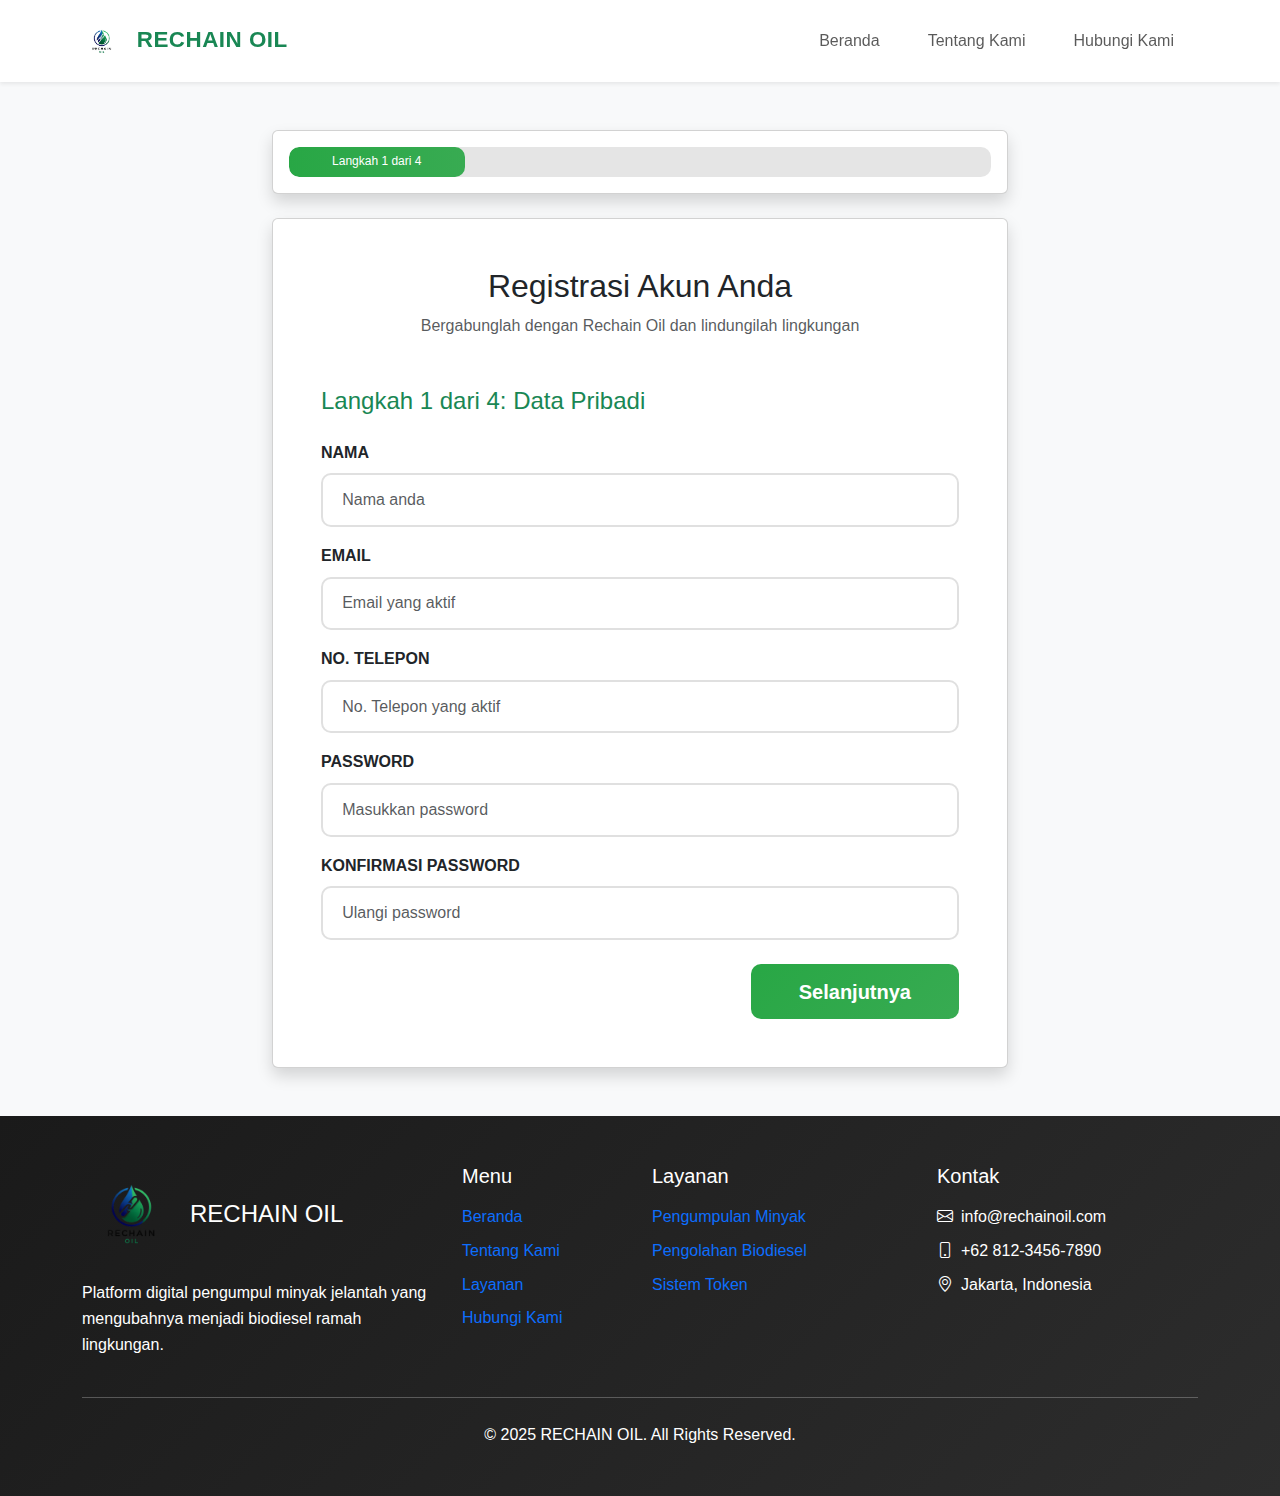
<file: register.html>
<!DOCTYPE html>
<html lang="id">
<head>
    <meta charset="UTF-8">
    <meta name="viewport" content="width=device-width, initial-scale=1.0">
    <title>Registrasi - Rechain Oil</title>
    <link href="https://cdn.jsdelivr.net/npm/bootstrap@5.3.0/dist/css/bootstrap.min.css" rel="stylesheet">
    <link rel="stylesheet" href="https://cdn.jsdelivr.net/npm/bootstrap-icons@1.11.0/font/bootstrap-icons.css">
    <link rel="stylesheet" href="assets/css/style.css">
    <link rel="icon" href="assets/images/logo.png" type="image/png">
</head>
<body>
    <!-- Navbar -->
    <nav class="navbar navbar-expand-lg navbar-light bg-white sticky-top shadow-sm">
        <div class="container">
            <a class="navbar-brand fw-bold text-success" href="index.html">
                <img src="assets/images/logo-rechain-oil.png" alt="Rechain Oil Logo" height="40" class="me-2"> RECHAIN OIL
            </a>
            <button class="navbar-toggler" type="button" data-bs-toggle="collapse" data-bs-target="#navbarNav">
                <span class="navbar-toggler-icon"></span>
            </button>
            <div class="collapse navbar-collapse" id="navbarNav">
                <ul class="navbar-nav ms-auto">
                    <li class="nav-item">
                        <a class="nav-link" href="index.html">Beranda</a>
                    </li>
                    <li class="nav-item">
                        <a class="nav-link" href="about.html">Tentang Kami</a>
                    </li>
                    <li class="nav-item">
                        <a class="nav-link" href="contact.html">Hubungi Kami</a>
                    </li>
                </ul>
            </div>
        </div>
    </nav>

    <!-- Registration Section -->
    <section class="py-5 bg-light min-vh-100">
        <div class="container">
            <div class="row justify-content-center">
                <div class="col-lg-8">
                    <!-- Progress Bar -->
                    <div class="card shadow mb-4">
                        <div class="card-body">
                            <div class="progress" style="height: 30px;">
                                <div class="progress-bar bg-success" id="progressBar" role="progressbar" style="width: 25%">
                                    <span id="progressText">Langkah 1 dari 4</span>
                                </div>
                            </div>
                        </div>
                    </div>

                    <!-- Registration Form -->
                    <div class="card shadow">
                        <div class="card-body p-5">
                            <h2 class="text-center mb-2">Registrasi Akun Anda</h2>
                            <p class="text-center text-muted mb-5">Bergabunglah dengan Rechain Oil dan lindungilah lingkungan</p>
                            
                            <form id="registrationForm" novalidate>
                                <!-- Step 1: Data Pribadi -->
                                <div class="form-step active" data-step="1">
                                    <h4 class="mb-4 text-success">Langkah 1 dari 4: Data Pribadi</h4>
                                    <div class="mb-3">
                                        <label class="form-label">NAMA</label>
                                        <input type="text" class="form-control" id="regName" placeholder="Nama anda" required>
                                        <div class="invalid-feedback">Nama harus diisi</div>
                                    </div>
                                    <div class="mb-3">
                                        <label class="form-label">EMAIL</label>
                                        <input type="email" class="form-control" id="regEmail" placeholder="Email yang aktif" required>
                                        <div class="invalid-feedback">Email harus diisi dengan format yang benar</div>
                                    </div>
                                    <div class="mb-3">
                                        <label class="form-label">NO. TELEPON</label>
                                        <input type="tel" class="form-control" id="regPhone" placeholder="No. Telepon yang aktif" required>
                                        <div class="invalid-feedback">Nomor telepon harus diisi</div>
                                    </div>
                                    
                                    <div class="mb-3">
                                        <label class="form-label">PASSWORD</label>
                                        <input type="password" class="form-control" id="regPassword" placeholder="Masukkan password" required minlength="6">
                                        <div class="invalid-feedback">Password harus diisi (minimal 6 karakter)</div>
                                    </div>
                                    <div class="mb-4">
                                        <label class="form-label">KONFIRMASI PASSWORD</label>
                                        <input type="password" class="form-control" id="regConfirmPassword" placeholder="Ulangi password" required>
                                        <div class="invalid-feedback" id="passwordMatchFeedback">Konfirmasi password harus sama</div>
                                    </div>
                                    <div class="d-flex justify-content-end">
                                        <button type="button" class="btn btn-success btn-lg px-5" onclick="nextStep()">Selanjutnya</button>
                                    </div>
                                </div>

                                <!-- Step 2: Alamat & Identitas -->
                                <div class="form-step" data-step="2">
                                    <h4 class="mb-4 text-success">Langkah 2 dari 4: Alamat & Identitas</h4>
                                    <div class="mb-3">
                                        <label class="form-label">ALAMAT</label>
                                        <textarea class="form-control" id="regAddress" rows="3" placeholder="Masukkan alamat lengkap anda" required></textarea>
                                        <div class="invalid-feedback">Alamat harus diisi</div>
                                    </div>
                                    <div class="mb-4">
                                        <label class="form-label">NOMOR KTP/IDENTITAS</label>
                                        <input type="text" class="form-control" id="regIdentity" placeholder="Nomor KTP anda" required>
                                        <div class="invalid-feedback">Nomor identitas harus diisi</div>
                                    </div>
                                    <div class="d-flex justify-content-between">
                                        <button type="button" class="btn btn-outline-secondary btn-lg px-5" onclick="prevStep()">Sebelumnya</button>
                                        <button type="button" class="btn btn-success btn-lg px-5" onclick="nextStep()">Selanjutnya</button>
                                    </div>
                                </div>

                                <!-- Step 3: Kontak Darurat -->
                                <div class="form-step" data-step="3">
                                    <h4 class="mb-4 text-success">Langkah 3 dari 4: Kontak Darurat</h4>
                                    <div class="mb-3">
                                        <label class="form-label">KONTAK DARURAT</label>
                                        <input type="text" class="form-control" id="regEmergency" placeholder="Nama dan nomor kontak darurat" required>
                                        <div class="invalid-feedback">Kontak darurat harus diisi</div>
                                    </div>
                                    <div class="mb-4">
                                        <label class="form-label">CATATAN TAMBAHAN</label>
                                        <textarea class="form-control" id="regNotes" rows="3" placeholder="Catatan atau informasi tambahan (opsional)"></textarea>
                                    </div>
                                    <div class="d-flex justify-content-between">
                                        <button type="button" class="btn btn-outline-secondary btn-lg px-5" onclick="prevStep()">Sebelumnya</button>
                                        <button type="button" class="btn btn-success btn-lg px-5" onclick="nextStep()">Selanjutnya</button>
                                    </div>
                                </div>

                                <!-- Step 4: Konfirmasi -->
                                <div class="form-step" data-step="4">
                                    <h4 class="mb-4 text-success">Langkah 4 dari 4: Konfirmasi</h4>
                                    <p class="text-center mb-4">Mohon cek data anda dengan saksama</p>
                                    
                                    <div class="review-section p-4 bg-light rounded mb-4">
                                        <h5 class="mb-3">Review Data Registrasi</h5>
                                        <div class="row mb-2">
                                            <div class="col-4 fw-bold">Nama:</div>
                                            <div class="col-8" id="reviewName"></div>
                                        </div>
                                        <div class="row mb-2">
                                            <div class="col-4 fw-bold">Email:</div>
                                            <div class="col-8" id="reviewEmail"></div>
                                        </div>
                                        <div class="row mb-2">
                                            <div class="col-4 fw-bold">Telepon:</div>
                                            <div class="col-8" id="reviewPhone"></div>
                                        </div>
                                        <div class="row mb-2">
                                            <div class="col-4 fw-bold">Alamat:</div>
                                            <div class="col-8" id="reviewAddress"></div>
                                        </div>
                                        <div class="row mb-2">
                                            <div class="col-4 fw-bold">Identitas:</div>
                                            <div class="col-8" id="reviewIdentity"></div>
                                        </div>
                                        <div class="row">
                                            <div class="col-4 fw-bold">Kontak Darurat:</div>
                                            <div class="col-8" id="reviewEmergency"></div>
                                        </div>
                                    </div>

                                    <div class="info-section p-4 bg-success bg-opacity-10 rounded mb-4">
                                        <h5 class="mb-3">Informasi Akun</h5>
                                        <ul class="mb-0">
                                            <li>Saldo awal: Rp 0</li>
                                            <li>Status: Member Aktif</li>
                                            <li>Akses ke semua fitur platform</li>
                                            <li>Customer service 24/7</li>
                                        </ul>
                                    </div>

                                    <div class="d-flex justify-content-between">
                                        <button type="button" class="btn btn-outline-secondary btn-lg px-5" onclick="prevStep()">Sebelumnya</button>
                                        <button type="submit" class="btn btn-success btn-lg px-5">Buat Akun</button>
                                    </div>
                                </div>
                            </form>
                        </div>
                    </div>
                </div>
            </div>
        </div>
    </section>

     <!-- Footer -->
    <footer class="bg-dark text-white py-5">
        <div class="container">
            <div class="row g-4">
                <div class="col-lg-4">
                    <div class="d-flex align-items-center mb-3">
                        <img src="assets/images/logo-rechain-oil.png" alt="Rechain Oil Logo" height="100" class="me-2">
                        <h4 class="mb-0">RECHAIN OIL</h4>
                    </div>
                    <p class="">Platform digital pengumpul minyak jelantah yang mengubahnya menjadi biodiesel ramah lingkungan.</p>
                    
                </div>
                <div class="col-lg-2 col-md-6">
                    <h5 class="mb-3">Menu</h5>
                    <ul class="list-unstyled">
                        <li class="mb-2"><a href="index.html" class=" text-decoration-none">Beranda</a></li>
                        <li class="mb-2"><a href="about.html" class=" text-decoration-none">Tentang Kami</a></li>
                        <li class="mb-2"><a href="services.html" class=" text-decoration-none">Layanan</a></li>
                        <li class="mb-2"><a href="contact.html" class=" text-decoration-none">Hubungi Kami</a></li>
                    </ul>
                </div>
                <div class="col-lg-3 col-md-6">
                    <h5 class="mb-3">Layanan</h5>
                    <ul class="list-unstyled">
                        <li class="mb-2"><a href="services.html" class=" text-decoration-none">Pengumpulan Minyak</a></li>
                        <li class="mb-2"><a href="services.html" class=" text-decoration-none">Pengolahan Biodiesel</a></li>
                        <li class="mb-2"><a href="services.html" class=" text-decoration-none">Sistem Token</a></li>
                    </ul>
                </div>
                <div class="col-lg-3 col-md-6">
                    <h5 class="mb-3">Kontak</h5>
                    <ul class="list-unstyled ">
                        <li class="mb-2"><i class="bi bi-envelope me-2"></i>info@rechainoil.com</li>
                        <li class="mb-2"><i class="bi bi-phone me-2"></i>+62 812-3456-7890</li>
                        <li class="mb-2"><i class="bi bi-geo-alt me-2"></i>Jakarta, Indonesia</li>
                    </ul>
                </div>
            </div>
            <hr class="my-4 bg-secondary">
            <div class="text-center ">
                <p class="mb-0">© 2025 RECHAIN OIL. All Rights Reserved.</p>
            </div>
        </div>
    </footer>

    <script src="https://cdn.jsdelivr.net/npm/bootstrap@5.3.0/dist/js/bootstrap.bundle.min.js"></script>
    <script src="assets/js/main.js"></script>
</body>
</html>
</file>
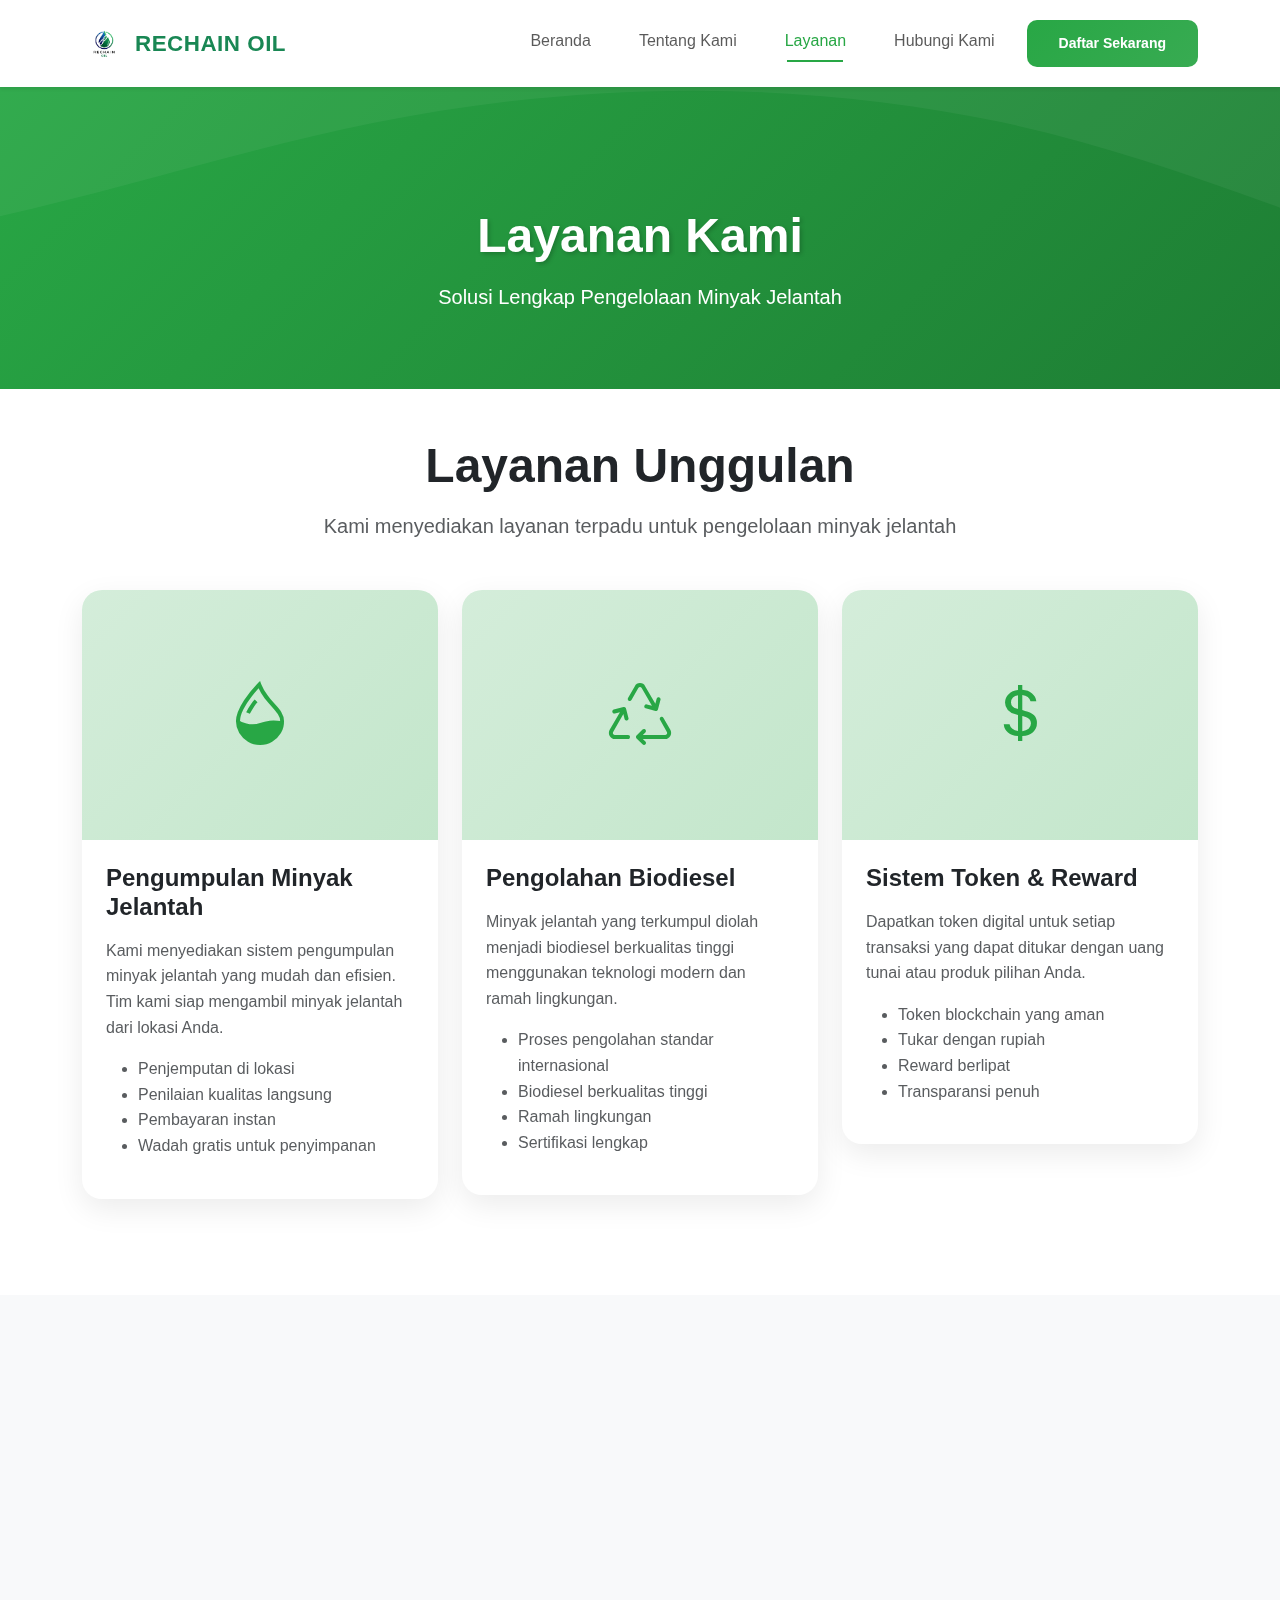
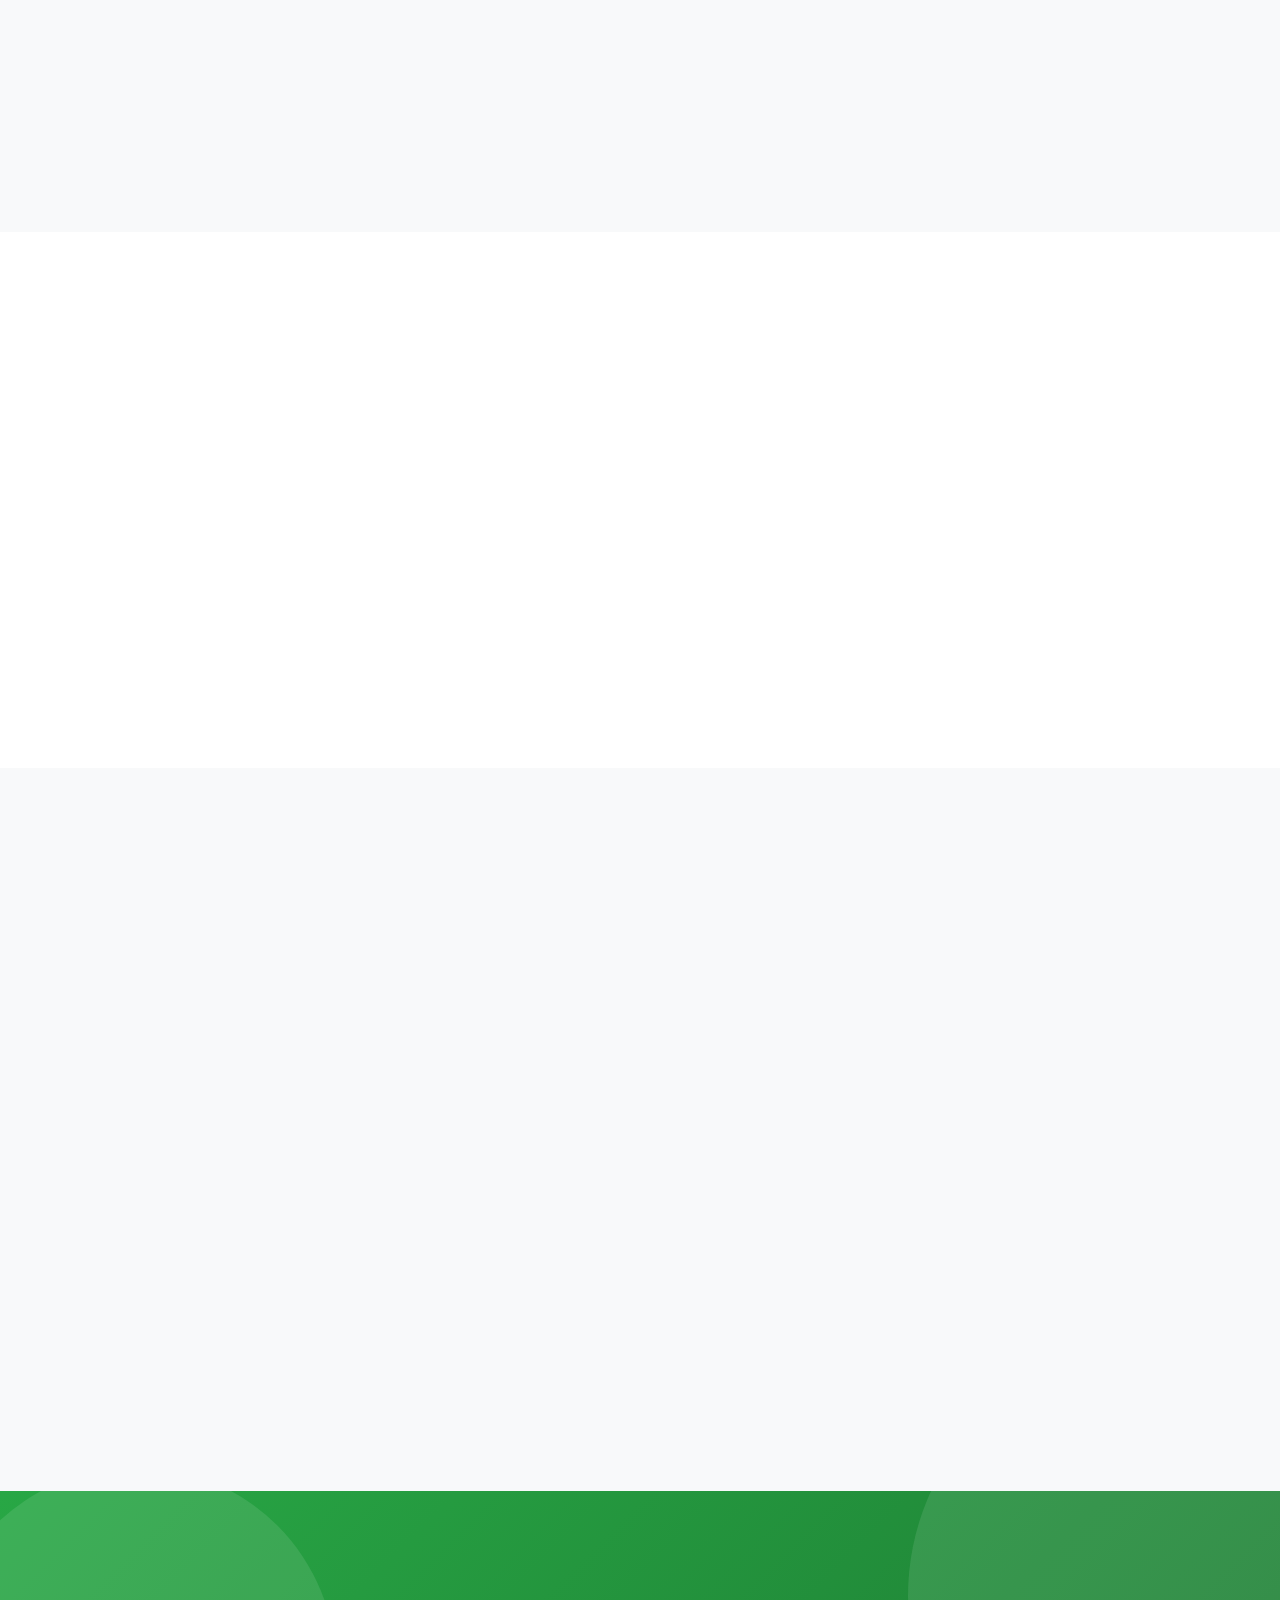
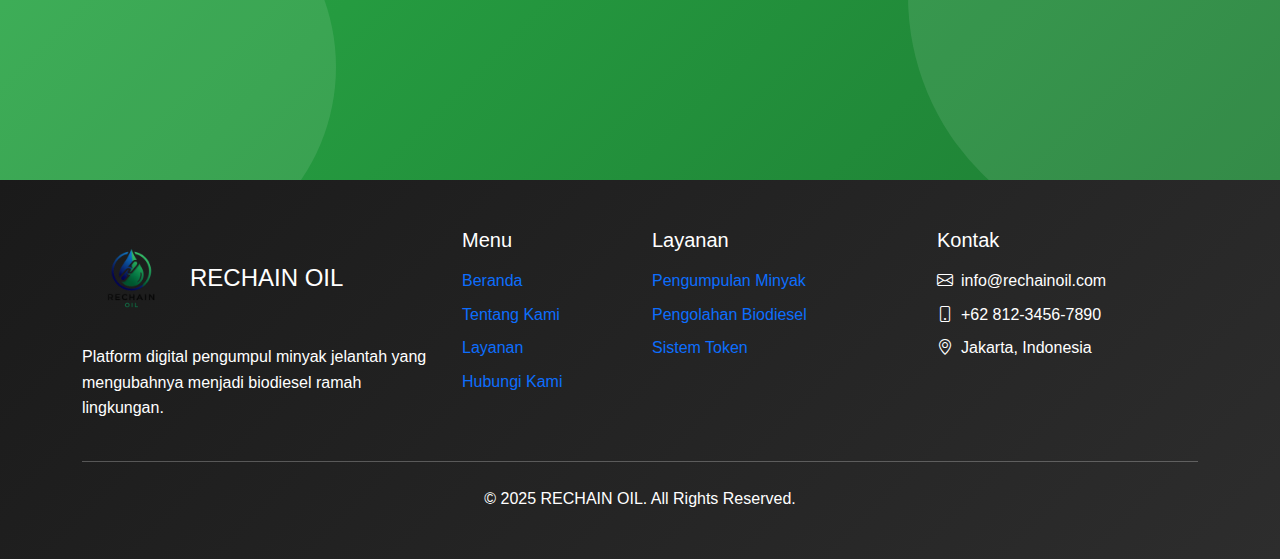
<file: services.html>
<!DOCTYPE html>
<html lang="id">
<head>
    <meta charset="UTF-8">
    <meta name="viewport" content="width=device-width, initial-scale=1.0">
    <meta name="description" content="Layanan Rechain Oil - Pengumpulan dan pengolahan minyak jelantah">
    <title>Layanan - Rechain Oil</title>
    
    <link href="https://cdn.jsdelivr.net/npm/bootstrap@5.3.0/dist/css/bootstrap.min.css" rel="stylesheet">
    <link rel="stylesheet" href="https://cdn.jsdelivr.net/npm/bootstrap-icons@1.11.0/font/bootstrap-icons.css">
    <link rel="stylesheet" href="assets/css/style.css">
   <link rel="icon" href="assets/images/logo.png" type="image/png">
</head>
<body>
    <!-- Navbar -->
    <nav class="navbar navbar-expand-lg navbar-light bg-white sticky-top shadow-sm">
        <div class="container">
            <a class="navbar-brand d-flex align-items-center" href="index.html">
                <img src="assets/images/logo-rechain-oil.png" alt="Rechain Oil Logo" height="45" class="me-2">
                <span class="fw-bold text-success">RECHAIN OIL</span>
            </a>
            <button class="navbar-toggler" type="button" data-bs-toggle="collapse" data-bs-target="#navbarNav">
                <span class="navbar-toggler-icon"></span>
            </button>
            <div class="collapse navbar-collapse" id="navbarNav">
                <ul class="navbar-nav ms-auto">
                    <li class="nav-item">
                        <a class="nav-link" href="index.html">Beranda</a>
                    </li>
                    <li class="nav-item">
                        <a class="nav-link" href="about.html">Tentang Kami</a>
                    </li>
                    <li class="nav-item">
                        <a class="nav-link active" href="services.html">Layanan</a>
                    </li>
                    <li class="nav-item">
                        <a class="nav-link" href="contact.html">Hubungi Kami</a>
                    </li>
                    <li class="nav-item ms-lg-2">
                        <a class="btn btn-success btn-sm" href="register.html">Daftar Sekarang</a>
                    </li>
                </ul>
            </div>
        </div>
    </nav>

    <!-- Page Header -->
    <section class="page-header text-white text-center">
        <div class="container">
            <h1 class="mb-3" data-aos="fade-down">Layanan Kami</h1>
            <p class="lead" data-aos="fade-up">Solusi Lengkap Pengelolaan Minyak Jelantah</p>
        </div>
    </section>

    <!-- Main Services Section -->
    <section class="py-5">
        <div class="container">
            <div class="text-center mb-5" data-aos="fade-up">
                <h2 class="display-5 fw-bold mb-3">Layanan Unggulan</h2>
                <p class="lead text-muted">Kami menyediakan layanan terpadu untuk pengelolaan minyak jelantah</p>
            </div>
            
            <div class="row g-4 mb-5">
                <div class="col-lg-4" data-aos="fade-up" data-aos-delay="100">
                    <div class="service-card">
                        <div class="service-image">
                            <i class="bi bi-droplet-half"></i>
                        </div>
                        <div class="p-4">
                            <h4 class="fw-bold mb-3">Pengumpulan Minyak Jelantah</h4>
                            <p class="text-muted mb-3">Kami menyediakan sistem pengumpulan minyak jelantah yang mudah dan efisien. Tim kami siap mengambil minyak jelantah dari lokasi Anda.</p>
                            <ul class="text-muted">
                                <li>Penjemputan di lokasi</li>
                                <li>Penilaian kualitas langsung</li>
                                <li>Pembayaran instan</li>
                                <li>Wadah gratis untuk penyimpanan</li>
                            </ul>
                        </div>
                    </div>
                </div>
                
                <div class="col-lg-4" data-aos="fade-up" data-aos-delay="200">
                    <div class="service-card">
                        <div class="service-image">
                            <i class="bi bi-recycle"></i>
                        </div>
                        <div class="p-4">
                            <h4 class="fw-bold mb-3">Pengolahan Biodiesel</h4>
                            <p class="text-muted mb-3">Minyak jelantah yang terkumpul diolah menjadi biodiesel berkualitas tinggi menggunakan teknologi modern dan ramah lingkungan.</p>
                            <ul class="text-muted">
                                <li>Proses pengolahan standar internasional</li>
                                <li>Biodiesel berkualitas tinggi</li>
                                <li>Ramah lingkungan</li>
                                <li>Sertifikasi lengkap</li>
                            </ul>
                        </div>
                    </div>
                </div>
                
                <div class="col-lg-4" data-aos="fade-up" data-aos-delay="300">
                    <div class="service-card">
                        <div class="service-image">
                            <i class="bi bi-currency-dollar"></i>
                        </div>
                        <div class="p-4">
                            <h4 class="fw-bold mb-3">Sistem Token & Reward</h4>
                            <p class="text-muted mb-3">Dapatkan token digital untuk setiap transaksi yang dapat ditukar dengan uang tunai atau produk pilihan Anda.</p>
                            <ul class="text-muted">
                                <li>Token blockchain yang aman</li>
                                <li>Tukar dengan rupiah</li>
                                <li>Reward berlipat</li>
                                <li>Transparansi penuh</li>
                            </ul>
                        </div>
                    </div>
                </div>
            </div>
        </div>
    </section>

    <!-- How It Works Section -->
    <section class="py-5 bg-light">
        <div class="container">
            <div class="text-center mb-5" data-aos="fade-up">
                <h2 class="display-5 fw-bold mb-3">Cara Kerja</h2>
                <p class="lead text-muted">4 langkah mudah untuk memulai</p>
            </div>
            
            <div class="row g-4">
                <div class="col-md-6 col-lg-3" data-aos="fade-up" data-aos-delay="100">
                    <div class="work-step">
                        <div class="step-number">1</div>
                        <i class="bi bi-person-plus display-4 text-success mb-3"></i>
                        <h5 class="fw-bold mb-3">Daftar Akun</h5>
                        <p class="text-muted mb-0">Buat akun gratis dan lengkapi data diri Anda untuk memulai</p>
                    </div>
                </div>
                
                <div class="col-md-6 col-lg-3" data-aos="fade-up" data-aos-delay="200">
                    <div class="work-step">
                        <div class="step-number">2</div>
                        <i class="bi bi-droplet display-4 text-success mb-3"></i>
                        <h5 class="fw-bold mb-3">Kumpulkan Minyak</h5>
                        <p class="text-muted mb-0">Kumpulkan minyak jelantah dan hubungi tim kami untuk penjemputan</p>
                    </div>
                </div>
                
                <div class="col-md-6 col-lg-3" data-aos="fade-up" data-aos-delay="300">
                    <div class="work-step">
                        <div class="step-number">3</div>
                        <i class="bi bi-check-circle display-4 text-success mb-3"></i>
                        <h5 class="fw-bold mb-3">Verifikasi & Timbang</h5>
                        <p class="text-muted mb-0">Tim kami akan memverifikasi kualitas dan menimbang minyak Anda</p>
                    </div>
                </div>
                
                <div class="col-md-6 col-lg-3" data-aos="fade-up" data-aos-delay="400">
                    <div class="work-step">
                        <div class="step-number">4</div>
                        <i class="bi bi-cash-coin display-4 text-success mb-3"></i>
                        <h5 class="fw-bold mb-3">Terima Pembayaran</h5>
                        <p class="text-muted mb-0">Dapatkan token dan tukarkan dengan uang tunai atau produk</p>
                    </div>
                </div>
            </div>
        </div>
    </section>

    <!-- Benefits Section -->
    <section class="py-5">
        <div class="container">
            <div class="text-center mb-5" data-aos="fade-up">
                <h2 class="display-5 fw-bold mb-3">Keuntungan Bergabung</h2>
                <p class="lead text-muted">Manfaat yang Anda dapatkan</p>
            </div>
            
            <div class="row g-4">
                <div class="col-md-6" data-aos="fade-up" data-aos-delay="100">
                    <div class="benefit-item h-100">
                        <i class="bi bi-cash-stack text-success"></i>
                        <div>
                            <h5 class="mb-2">Penghasilan Tambahan</h5>
                            <p class="text-muted mb-0">Ubah minyak jelantah yang biasanya dibuang menjadi sumber penghasilan</p>
                        </div>
                    </div>
                </div>
                
                <div class="col-md-6" data-aos="fade-up" data-aos-delay="200">
                    <div class="benefit-item h-100">
                        <i class="bi bi-leaf text-success"></i>
                        <div>
                            <h5 class="mb-2">Peduli Lingkungan</h5>
                            <p class="text-muted mb-0">Kontribusi nyata untuk mengurangi pencemaran lingkungan</p>
                        </div>
                    </div>
                </div>
                
                <div class="col-md-6" data-aos="fade-up" data-aos-delay="300">
                    <div class="benefit-item h-100">
                        <i class="bi bi-shield-check text-success"></i>
                        <div>
                            <h5 class="mb-2">Transaksi Aman</h5>
                            <p class="text-muted mb-0">Sistem blockchain menjamin keamanan dan transparansi setiap transaksi</p>
                        </div>
                    </div>
                </div>
                
                <div class="col-md-6" data-aos="fade-up" data-aos-delay="400">
                    <div class="benefit-item h-100">
                        <i class="bi bi-phone text-success"></i>
                        <div>
                            <h5 class="mb-2">Mudah Diakses</h5>
                            <p class="text-muted mb-0">Platform yang user-friendly dapat diakses kapan saja, di mana saja</p>
                        </div>
                    </div>
                </div>
            </div>
        </div>
    </section>

    <!-- Pricing Section -->
    <section class="py-5 bg-light">
        <div class="container">
            <div class="text-center mb-5" data-aos="fade-up">
                <h2 class="display-5 fw-bold mb-3">Harga Kompetitif</h2>
                <p class="lead text-muted">Kami memberikan harga terbaik untuk minyak jelantah Anda</p>
            </div>
            
            <div class="row justify-content-center">
                <div class="col-lg-8" data-aos="fade-up">
                    <div class="card shadow-lg border-0">
                        <div class="card-body p-5">
                            <div class="text-center mb-4">
                                <h3 class="fw-bold">Harga Pembelian</h3>
                                <p class="text-muted">*Harga dapat berubah sewaktu-waktu</p>
                            </div>
                            <div class="table-responsive">
                                <table class="table table-hover">
                                    <thead class="table-success">
                                        <tr>
                                            <th>Kualitas</th>
                                            <th>Deskripsi</th>
                                            <th class="text-end">Harga/Liter</th>
                                        </tr>
                                    </thead>
                                    <tbody>
                                        <tr>
                                            <td class="fw-bold">Grade A</td>
                                            <td>Minyak jelantah bersih, tidak berbau</td>
                                            <td class="text-end fw-bold text-success">Rp 3.000</td>
                                        </tr>
                                        <tr>
                                            <td class="fw-bold">Grade B</td>
                                            <td>Minyak jelantah standar</td>
                                            <td class="text-end fw-bold text-success">Rp 2.500</td>
                                        </tr>
                                        <tr>
                                            <td class="fw-bold">Grade C</td>
                                            <td>Minyak jelantah campuran</td>
                                            <td class="text-end fw-bold text-success">Rp 2.000</td>
                                        </tr>
                                    </tbody>
                                </table>
                            </div>
                            <div class="alert alert-info mt-4">
                                <i class="bi bi-info-circle me-2"></i>
                                <strong>Info:</strong> Harga di atas belum termasuk bonus token yang bisa Anda dapatkan!
                            </div>
                        </div>
                    </div>
                </div>
            </div>
        </div>
    </section>

    <!-- CTA Section -->
    <section class="cta-section py-5">
        <div class="container text-center text-white">
            <div data-aos="zoom-in">
                <h2 class="display-5 fw-bold mb-4">Siap Memulai?</h2>
                <p class="lead mb-4">Bergabunglah dengan ribuan pengguna lainnya dan mulai hasilkan uang dari minyak jelantah</p>
                <div class="d-flex flex-wrap gap-3 justify-content-center">
                    <a href="register.html" class="btn btn-light btn-lg px-5">Daftar Sekarang</a>
                    <a href="contact.html" class="btn btn-outline-light btn-lg px-5">Ada Pertanyaan?</a>
                </div>
            </div>
        </div>
    </section>

     <!-- Footer -->
    <footer class="bg-dark text-white py-5">
        <div class="container">
            <div class="row g-4">
                <div class="col-lg-4">
                    <div class="d-flex align-items-center mb-3">
                        <img src="assets/images/logo-rechain-oil.png" alt="Rechain Oil Logo" height="100" class="me-2">
                        <h4 class="mb-0">RECHAIN OIL</h4>
                    </div>
                    <p class="">Platform digital pengumpul minyak jelantah yang mengubahnya menjadi biodiesel ramah lingkungan.</p>
                    
                </div>
                <div class="col-lg-2 col-md-6">
                    <h5 class="mb-3">Menu</h5>
                    <ul class="list-unstyled">
                        <li class="mb-2"><a href="index.html" class=" text-decoration-none">Beranda</a></li>
                        <li class="mb-2"><a href="about.html" class=" text-decoration-none">Tentang Kami</a></li>
                        <li class="mb-2"><a href="services.html" class=" text-decoration-none">Layanan</a></li>
                        <li class="mb-2"><a href="contact.html" class=" text-decoration-none">Hubungi Kami</a></li>
                    </ul>
                </div>
                <div class="col-lg-3 col-md-6">
                    <h5 class="mb-3">Layanan</h5>
                    <ul class="list-unstyled">
                        <li class="mb-2"><a href="services.html" class=" text-decoration-none">Pengumpulan Minyak</a></li>
                        <li class="mb-2"><a href="services.html" class=" text-decoration-none">Pengolahan Biodiesel</a></li>
                        <li class="mb-2"><a href="services.html" class=" text-decoration-none">Sistem Token</a></li>
                    </ul>
                </div>
                <div class="col-lg-3 col-md-6">
                    <h5 class="mb-3">Kontak</h5>
                    <ul class="list-unstyled ">
                        <li class="mb-2"><i class="bi bi-envelope me-2"></i>info@rechainoil.com</li>
                        <li class="mb-2"><i class="bi bi-phone me-2"></i>+62 812-3456-7890</li>
                        <li class="mb-2"><i class="bi bi-geo-alt me-2"></i>Jakarta, Indonesia</li>
                    </ul>
                </div>
            </div>
            <hr class="my-4 bg-secondary">
            <div class="text-center ">
                <p class="mb-0">© 2025 RECHAIN OIL. All Rights Reserved.</p>
            </div>
        </div>
    </footer>

    <button id="backToTop" class="btn btn-success rounded-circle shadow">
        <i class="bi bi-arrow-up"></i>
    </button>

    <script src="https://cdn.jsdelivr.net/npm/bootstrap@5.3.0/dist/js/bootstrap.bundle.min.js"></script>
    <link href="https://unpkg.com/aos@2.3.1/dist/aos.css" rel="stylesheet">
    <script src="https://unpkg.com/aos@2.3.1/dist/aos.js"></script>
    <script src="assets/js/main.js"></script>
</body>
</html>
</file>
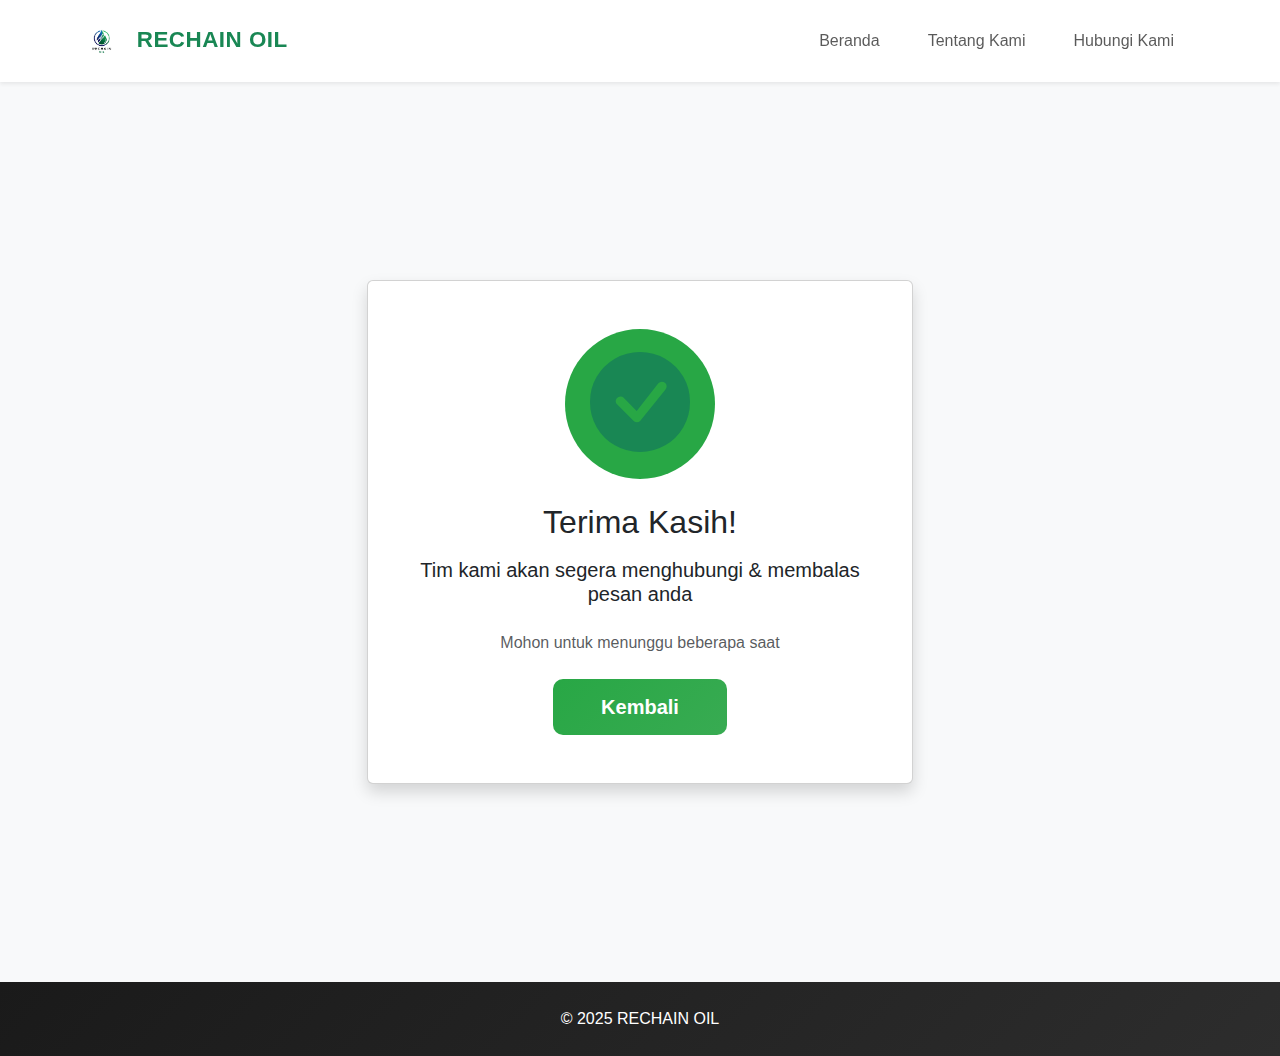
<file: success.html>
<!DOCTYPE html>
<html lang="id">
<head>
    <meta charset="UTF-8">
    <meta name="viewport" content="width=device-width, initial-scale=1.0">
    <title>Registrasi Berhasil - Rechain Oil</title>
    <link href="https://cdn.jsdelivr.net/npm/bootstrap@5.3.0/dist/css/bootstrap.min.css" rel="stylesheet">
    <link rel="stylesheet" href="https://cdn.jsdelivr.net/npm/bootstrap-icons@1.11.0/font/bootstrap-icons.css">
    <link rel="stylesheet" href="assets/css/style.css">
    <link rel="icon" href="assets/images/logo.png" type="image/png">
</head>
<body>
    <!-- Navbar -->
    <nav class="navbar navbar-expand-lg navbar-light bg-white sticky-top shadow-sm">
        <div class="container">
            <a class="navbar-brand fw-bold text-success" href="index.html">
                <img src="assets/images/logo-rechain-oil.png" alt="Rechain Oil Logo" height="40" class="me-2"> RECHAIN OIL
            </a>
            <button class="navbar-toggler" type="button" data-bs-toggle="collapse" data-bs-target="#navbarNav">
                <span class="navbar-toggler-icon"></span>
            </button>
            <div class="collapse navbar-collapse" id="navbarNav">
                <ul class="navbar-nav ms-auto">
                    <li class="nav-item">
                        <a class="nav-link" href="index.html">Beranda</a>
                    </li>
                    <li class="nav-item">
                        <a class="nav-link" href="about.html">Tentang Kami</a>
                    </li>
                    <li class="nav-item">
                        <a class="nav-link" href="contact.html">Hubungi Kami</a>
                    </li>
                </ul>
            </div>
        </div>
    </nav>

    <!-- Success Section -->
    <section class="py-5 bg-light min-vh-100 d-flex align-items-center">
        <div class="container">
            <div class="row justify-content-center">
                <div class="col-lg-6">
                    <div class="card shadow text-center">
                        <div class="card-body p-5">
                            <div class="success-icon mb-4">
                                <i class="bi bi-check-circle-fill text-success" style="font-size: 100px;"></i>
                            </div>
                            <h2 class="mb-3">Terima Kasih!</h2>
                            <h5 class="mb-4">Tim kami akan segera menghubungi & membalas pesan anda</h5>
                            <p class="text-muted mb-4">Mohon untuk menunggu beberapa saat</p>
                            <a href="index.html" class="btn btn-success btn-lg px-5">Kembali</a>
                        </div>
                    </div>
                </div>
            </div>
        </div>
    </section>

    <!-- Footer -->
    <footer class="bg-dark text-white py-4">
        <div class="container text-center">
            <p class="mb-0">© 2025 RECHAIN OIL</p>
        </div>
    </footer>

    <script src="https://cdn.jsdelivr.net/npm/bootstrap@5.3.0/dist/js/bootstrap.bundle.min.js"></script>
</body>
</html>
</file>
<file: assets/css/style.css>
/* ================================================
   RECHAIN OIL - RESPONSIVE WEBSITE STYLES
   ================================================ */

/* ================================================
   1. GLOBAL STYLES & VARIABLES
   ================================================ */
:root {
    --primary-green: #28a745;
    --dark-green: #1e7e34;
    --light-green: #d4edda;
    --success-green: #38ab52;
    --text-dark: #212529;
    --text-muted: #6c757d;
    --bg-light: #f8f9fa;
    --warning-yellow: #ffc107;
    --transition: all 0.3s ease;
}

* {
    margin: 0;
    padding: 0;
    box-sizing: border-box;
}

body {
    font-family: 'Segoe UI', Tahoma, Geneva, Verdana, sans-serif;
    color: var(--text-dark);
    line-height: 1.6;
    overflow-x: hidden;
}

html {
    scroll-behavior: smooth;
}

/* ================================================
   2. NAVBAR STYLES
   ================================================ */
.navbar {
    transition: var(--transition);
    padding: 1rem 0;
}

.navbar.scrolled {
    background: rgba(255, 255, 255, 0.98) !important;
    backdrop-filter: blur(10px);
}

.navbar-brand {
    font-size: 1.4rem;
    letter-spacing: 0.5px;
    transition: var(--transition);
}

.navbar-brand:hover {
    transform: scale(1.05);
}

.nav-link {
    font-weight: 500;
    margin: 0 0.5rem;
    padding: 0.5rem 1rem !important;
    transition: var(--transition);
    position: relative;
}

.nav-link::after {
    content: '';
    position: absolute;
    bottom: 0;
    left: 50%;
    width: 0;
    height: 2px;
    background: var(--primary-green);
    transition: var(--transition);
    transform: translateX(-50%);
}

.nav-link:hover::after,
.nav-link.active::after {
    width: 60%;
}

.nav-link:hover,
.nav-link.active {
    color: var(--primary-green) !important;
}

/* ================================================
   3. HERO SECTION
   ================================================ */
.hero-section {
    position: relative;
    min-height: 100vh;
    display: flex;
    align-items: center;
    overflow: hidden;
}

.hero-background {
    position: absolute;
    top: 0;
    left: 0;
    width: 100%;
    height: 100%;
    background: linear-gradient(135deg, rgba(40, 167, 69, 0.95) 0%, rgba(30, 126, 52, 0.95) 100%),
                url('../images/bg home.png') center/cover no-repeat;
    z-index: -1;
}

.hero-background::after {
    content: '';
    position: absolute;
    bottom: 0;
    left: 0;
    width: 100%;
    height: 150px;
    background: linear-gradient(to top, rgba(248, 249, 250, 1), transparent);
}

/* Container gambar sekarang berfungsi sebagai penahan gambar latar belakang */
/* Ganti blok kode .hero-image-container ini: */
.hero-image-container {
    position: relative;
    animation: float 3s ease-in-out infinite;
    
    /* Properti Baru untuk Mengubah Gambar Jadi Background */
    background: url('../images/logo-rechain-oil.png') center / contain no-repeat;
    width: 350px; 
    height: 350px; 
    pointer-events: none; 
    user-select: none;
    margin: 0 auto;
}
/* Dengan kode yang sudah disesuaikan ukurannya ini: */
.hero-image-container {
    position: relative;
    animation: float 3s ease-in-out infinite;
    
    /* Properti untuk Mengubah Gambar Jadi Background */
    background: url('../images/logo-rechain-oil.png') center / contain no-repeat;
    
    /* Perubahan untuk Mengembalikan Ukuran dan Proporsi Asli */
    width: 100%; 
    padding-top: 100%; /* Menggunakan padding-top 100% untuk mempertahankan aspek rasio 1:1 (persegi) */
    
    pointer-events: none; 
    user-select: none;
    margin: 0 auto;
}

/* Hapus semua style untuk tag <img> karena tag tersebut akan dihapus dari HTML */
.hero-image-container img {
    display: none !important; 
}

.floating-badge {
    position: absolute;
    top: -20px;
    right: -20px;
    background: white;
    padding: 1rem 1.5rem;
    border-radius: 50px;
    box-shadow: 0 10px 30px rgba(0, 0, 0, 0.2);
    display: flex;
    align-items: center;
    gap: 0.5rem;
    font-weight: 600;
    animation: pulse 2s ease-in-out infinite;
}

.floating-badge i {
    font-size: 1.5rem;
}

@keyframes float {
    0%, 100% { transform: translateY(0); }
    50% { transform: translateY(-20px); }
}

@keyframes pulse {
    0%, 100% { transform: scale(1); }
    50% { transform: scale(1.05); }
}

.scroll-indicator {
    position: absolute;
    bottom: 30px;
    left: 50%;
    transform: translateX(-50%);
    animation: bounce 2s infinite;
}

.scroll-indicator i {
    font-size: 2rem;
}

@keyframes bounce {
    0%, 20%, 50%, 80%, 100% { transform: translateY(0); }
    40% { transform: translateY(-10px); }
    60% { transform: translateY(-5px); }
}

/* ================================================
   4. FEATURE CARDS
   ================================================ */
.feature-card {
    background: white;
    padding: 2.5rem 2rem;
    border-radius: 20px;
    box-shadow: 0 10px 30px rgba(0, 0, 0, 0.08);
    transition: var(--transition);
    position: relative;
    overflow: hidden;
    text-align: center;
}

.feature-card::before {
    content: '';
    position: absolute;
    top: 0;
    left: 0;
    width: 100%;
    height: 5px;
    background: linear-gradient(90deg, var(--primary-green), var(--success-green));
    transform: scaleX(0);
    transition: var(--transition);
}

.feature-card:hover::before {
    transform: scaleX(1);
}

.feature-card:hover {
    transform: translateY(-15px);
    box-shadow: 0 20px 50px rgba(40, 167, 69, 0.2);
}

.feature-icon {
    width: 100px;
    height: 100px;
    background: linear-gradient(135deg, var(--primary-green), var(--success-green));
    border-radius: 50%;
    display: flex;
    align-items: center;
    justify-content: center;
    margin: 0 auto 1.5rem;
    position: relative;
    transition: var(--transition);
}

.feature-icon::after {
    content: '';
    position: absolute;
    width: 120px;
    height: 120px;
    border-radius: 50%;
    border: 2px dashed var(--primary-green);
    opacity: 0;
    transition: var(--transition);
}

.feature-card:hover .feature-icon::after {
    opacity: 0.3;
    animation: rotate 10s linear infinite;
}

.feature-card:hover .feature-icon {
    transform: scale(1.1) rotate(360deg);
}

@keyframes rotate {
    from { transform: rotate(0deg); }
    to { transform: rotate(360deg); }
}

.feature-icon i {
    font-size: 3rem;
    color: white;
}

.feature-badge {
    position: absolute;
    top: 20px;
    right: 20px;
}

/* ================================================
   5. WORKFLOW & BLOCKCHAIN SECTION
   ================================================ */
.workflow-card {
    background: white;
    padding: 2rem;
    border-radius: 20px;
    box-shadow: 0 10px 30px rgba(0, 0, 0, 0.08);
    transition: var(--transition);
    position: relative;
    height: 100%;
    border-top: 5px solid var(--primary-green);
}

.workflow-card:hover {
    transform: translateY(-10px);
    box-shadow: 0 20px 50px rgba(40, 167, 69, 0.2);
}

.workflow-number {
    position: absolute;
    top: -20px;
    right: 20px;
    width: 50px;
    height: 50px;
    background: linear-gradient(135deg, var(--primary-green), var(--success-green));
    color: white;
    border-radius: 50%;
    display: flex;
    align-items: center;
    justify-content: center;
    font-size: 1.5rem;
    font-weight: bold;
    box-shadow: 0 5px 15px rgba(40, 167, 69, 0.3);
}

.workflow-icon {
    width: 80px;
    height: 80px;
    background: linear-gradient(135deg, rgba(40, 167, 69, 0.1), rgba(56, 171, 82, 0.1));
    border-radius: 20px;
    display: flex;
    align-items: center;
    justify-content: center;
    margin-bottom: 1.5rem;
    transition: var(--transition);
}

.workflow-card:hover .workflow-icon {
    transform: scale(1.1) rotate(5deg);
}

.workflow-icon i {
    font-size: 2.5rem;
    color: var(--primary-green);
}

.workflow-details {
    list-style: none;
    padding-left: 0;
    margin-top: 1rem;
}

.workflow-details li {
    padding: 0.5rem 0;
    position: relative;
    padding-left: 25px;
    color: var(--text-muted);
    font-size: 0.9rem;
}

.workflow-details li:before {
    content: "•";
    position: absolute;
    left: 0;
    color: var(--primary-green);
    font-weight: bold;
    font-size: 1.5rem;
    line-height: 1rem;
}

.blockchain-illustration {
    text-align: center;
    margin-bottom: 2rem;
    animation: float 3s ease-in-out infinite;
}

.benefits-list {
    display: flex;
    flex-direction: column;
    gap: 1.5rem;
}

.benefit-item {
    display: flex;
    gap: 1rem;
    padding: 1.5rem;
    background: var(--bg-light);
    border-radius: 15px;
    transition: var(--transition);
}

.benefit-item:hover {
    transform: translateX(10px);
    box-shadow: 0 5px 20px rgba(0, 0, 0, 0.08);
}

.benefit-item i {
    font-size: 2rem;
    flex-shrink: 0;
}

.registration-card {
    background: white;
    border-radius: 20px;
    border: none;
    overflow: hidden;
}

.registration-steps {
    display: flex;
    flex-direction: column;
    gap: 1rem;
    margin: 2rem 0;
}

.step-item {
    display: flex;
    align-items: center;
    gap: 1rem;
    padding: 1rem;
    background: var(--bg-light);
    border-radius: 10px;
    transition: var(--transition);
}

.step-item:hover {
    background: var(--light-green);
    transform: translateX(5px);
}

.step-number {
    width: 40px;
    height: 40px;
    background: var(--primary-green);
    color: white;
    border-radius: 50%;
    display: flex;
    align-items: center;
    justify-content: center;
    font-weight: bold;
    flex-shrink: 0;
}

/* ================================================
   6. TOKEN DISTRIBUTION CHART
   ================================================ */
.chart-container {
    max-width: 400px;
    margin: 0 auto;
    position: relative;
}

.token-legend {
    display: flex;
    flex-direction: column;
    gap: 1.5rem;
}

.legend-item {
    background: white;
    padding: 1.5rem;
    border-radius: 15px;
    box-shadow: 0 5px 20px rgba(0, 0, 0, 0.08);
    transition: var(--transition);
}

.legend-item:hover {
    transform: translateX(10px);
    box-shadow: 0 10px 30px rgba(0, 0, 0, 0.12);
}

.legend-header {
    display: flex;
    justify-content: space-between;
    align-items: center;
    margin-bottom: 0.5rem;
}

.legend-color {
    width: 40px;
    height: 40px;
    border-radius: 10px;
    margin-right: 1rem;
}

.legend-title {
    font-weight: 600;
    font-size: 1.1rem;
}

.legend-percentage {
    font-size: 1.5rem;
    font-weight: bold;
    color: var(--primary-green);
}

.legend-description {
    margin: 0;
    color: var(--text-muted);
    font-size: 0.9rem;
}

/* ================================================
   7. STATISTICS SECTION
   ================================================ */
.stat-item {
    transition: var(--transition);
}

.stat-item:hover {
    transform: scale(1.1);
}

.counter {
    font-size: 3rem;
}

/* ================================================
   8. CTA SECTION
   ================================================ */
.cta-section {
    background: linear-gradient(135deg, var(--primary-green) 0%, var(--dark-green) 100%);
    position: relative;
    overflow: hidden;
}

.cta-section::before {
    content: '';
    position: absolute;
    top: -50%;
    right: -10%;
    width: 500px;
    height: 500px;
    background: rgba(255, 255, 255, 0.1);
    border-radius: 50%;
}

.cta-section::after {
    content: '';
    position: absolute;
    bottom: -30%;
    left: -5%;
    width: 400px;
    height: 400px;
    background: rgba(255, 255, 255, 0.1);
    border-radius: 50%;
}

/* ================================================
   9. PAGE HEADER
   ================================================ */
.page-header {
    background: linear-gradient(135deg, var(--primary-green) 0%, var(--dark-green) 100%);
    padding: 120px 0 60px;
    position: relative;
    overflow: hidden;
}

.page-header::before {
    content: '';
    position: absolute;
    top: 0;
    left: 0;
    width: 100%;
    height: 100%;
    background: url('data:image/svg+xml,<svg xmlns="http://www.w3.org/2000/svg" viewBox="0 0 1200 120"><path fill="rgba(255,255,255,0.1)" d="M321.39,56.44c58-10.79,114.16-30.13,172-41.86,82.39-16.72,168.19-17.73,250.45-.39C823.78,31,906.67,72,985.66,92.83c70.05,18.48,146.53,26.09,214.34,3V0H0V27.35A600.21,600.21,0,0,0,321.39,56.44Z"/></svg>') no-repeat bottom;
    background-size: cover;
    opacity: 0.5;
}

.page-header h1 {
    font-size: 3rem;
    font-weight: bold;
    text-shadow: 2px 2px 4px rgba(0, 0, 0, 0.2);
}

/* ================================================
   10. FORM STYLES
   ================================================ */
.form-control,
.form-select {
    padding: 0.8rem 1.2rem;
    border: 2px solid #e0e0e0;
    border-radius: 10px;
    transition: var(--transition);
    font-size: 1rem;
}

.form-control:focus,
.form-select:focus {
    border-color: var(--primary-green);
    box-shadow: 0 0 0 0.2rem rgba(40, 167, 69, 0.15);
}

.form-label {
    font-weight: 600;
    color: var(--text-dark);
    margin-bottom: 0.5rem;
}

.form-step {
    display: none;
}

.form-step.active {
    display: block;
    animation: fadeInUp 0.5s ease;
}

@keyframes fadeInUp {
    from {
        opacity: 0;
        transform: translateY(30px);
    }
    to {
        opacity: 1;
        transform: translateY(0);
    }
}

/* ================================================
   11. BUTTON STYLES
   ================================================ */
.btn {
    border-radius: 10px;
    padding: 0.8rem 2rem;
    font-weight: 600;
    transition: var(--transition);
    border: none;
    position: relative;
    overflow: hidden;
}

.btn::before {
    content: '';
    position: absolute;
    top: 50%;
    left: 50%;
    width: 0;
    height: 0;
    background: rgba(255, 255, 255, 0.3);
    border-radius: 50%;
    transform: translate(-50%, -50%);
    transition: width 0.6s, height 0.6s;
}

.btn:hover::before {
    width: 300px;
    height: 300px;
}

.btn-success {
    background: linear-gradient(135deg, var(--primary-green) 0%, var(--success-green) 100%);
}

.btn-success:hover {
    transform: translateY(-3px);
    box-shadow: 0 10px 25px rgba(40, 167, 69, 0.3);
}

.btn-light:hover {
    transform: translateY(-3px);
    box-shadow: 0 10px 25px rgba(0, 0, 0, 0.15);
}

.btn-outline-light:hover {
    background: white;
    color: var(--primary-green) !important;
}

/* ================================================
   12. FOOTER
   ================================================ */
footer {
    background: linear-gradient(135deg, #1a1a1a 0%, #2d2d2d 100%);
}

footer a:hover {
    color: var(--primary-green) !important;
}

.social-links a {
    display: inline-flex;
    width: 40px;
    height: 40px;
    background: rgba(255, 255, 255, 0.1);
    border-radius: 50%;
    align-items: center;
    justify-content: center;
    transition: var(--transition);
}

.social-links a:hover {
    background: var(--primary-green);
    transform: translateY(-5px);
}

/* ================================================
   13. BACK TO TOP BUTTON
   ================================================ */
#backToTop {
    position: fixed;
    bottom: 30px;
    right: 30px;
    width: 50px;
    height: 50px;
    display: none;
    z-index: 999;
    border: none;
    padding: 0;
    transition: var(--transition);
}

#backToTop:hover {
    transform: translateY(-5px);
}

#backToTop.show {
    display: flex;
    align-items: center;
    justify-content: center;
}

/* ================================================
   14. ABOUT PAGE STYLES
   ================================================ */
.about-image-placeholder {
    height: 400px;
    background: linear-gradient(135deg, var(--light-green) 0%, #c3e6cb 100%);
    border-radius: 20px;
    display: flex;
    align-items: center;
    justify-content: center;
    font-size: 5rem;
    color: var(--primary-green);
}

.mission-card {
    background: white;
    padding: 2rem;
    border-radius: 20px;
    box-shadow: 0 10px 30px rgba(0, 0, 0, 0.08);
    height: 100%;
    transition: var(--transition);
}

.mission-card:hover {
    transform: translateY(-10px);
    box-shadow: 0 20px 50px rgba(0, 0, 0, 0.15);
}

.mission-number {
    width: 60px;
    height: 60px;
    background: var(--primary-green);
    color: white;
    border-radius: 50%;
    display: flex;
    align-items: center;
    justify-content: center;
    font-size: 1.8rem;
    font-weight: bold;
    margin-bottom: 1.5rem;
}

/* ================================================
   15. SERVICES PAGE STYLES
   ================================================ */
.service-card {
    background: white;
    border-radius: 20px;
    overflow: hidden;
    box-shadow: 0 10px 30px rgba(0, 0, 0, 0.08);
    transition: var(--transition);
}

.service-card:hover {
    transform: translateY(-10px);
    box-shadow: 0 20px 50px rgba(0, 0, 0, 0.15);
}

.service-image {
    height: 250px;
    background: linear-gradient(135deg, var(--light-green) 0%, #c3e6cb 100%);
    display: flex;
    align-items: center;
    justify-content: center;
    font-size: 4rem;
    color: var(--primary-green);
}

.work-step {
    text-align: center;
    padding: 2rem;
    background: white;
    border-radius: 20px;
    box-shadow: 0 10px 30px rgba(0, 0, 0, 0.08);
    transition: var(--transition);
    height: 100%;
}

.work-step:hover {
    transform: translateY(-10px);
    box-shadow: 0 20px 50px rgba(0, 0, 0, 0.15);
}

/* ================================================
   16. CONTACT PAGE STYLES
   ================================================ */
.contact-card {
    background: white;
    padding: 2rem;
    border-radius: 20px;
    box-shadow: 0 10px 30px rgba(0, 0, 0, 0.08);
    text-align: center;
    transition: var(--transition);
    height: 100%;
}

.contact-card:hover {
    transform: translateY(-10px);
    box-shadow: 0 20px 50px rgba(0, 0, 0, 0.15);
}

.contact-icon {
    width: 80px;
    height: 80px;
    background: linear-gradient(135deg, var(--primary-green), var(--success-green));
    border-radius: 50%;
    display: flex;
    align-items: center;
    justify-content: center;
    margin: 0 auto 1.5rem;
}

.contact-icon i {
    font-size: 2.5rem;
    color: white;
}

/* ================================================
   17. SUCCESS PAGE STYLES
   ================================================ */
.success-icon {
    width: 150px;
    height: 150px;
    background: var(--primary-green);
    border-radius: 50%;
    display: flex;
    align-items: center;
    justify-content: center;
    margin: 0 auto 2rem;
    animation: scaleIn 0.6s ease;
}

.success-icon i {
    font-size: 5rem;
    color: white;
}

@keyframes scaleIn {
    from {
        transform: scale(0);
        opacity: 0;
    }
    to {
        transform: scale(1);
        opacity: 1;
    }
}

/* ================================================
   18. LOADING ANIMATION
   ================================================ */
.spinner {
    border: 4px solid rgba(0, 0, 0, 0.1);
    border-left-color: var(--primary-green);
    border-radius: 50%;
    width: 50px;
    height: 50px;
    animation: spin 1s linear infinite;
    margin: 0 auto;
}

@keyframes spin {
    0% { transform: rotate(0deg); }
    100% { transform: rotate(360deg); }
}

/* ================================================
   19. RESPONSIVE DESIGN
   ================================================ */
@media (max-width: 992px) {
    .hero-section h1 {
        font-size: 2.5rem;
    }
    
    .page-header h1 {
        font-size: 2.5rem;
    }
    
    .counter {
        font-size: 2.5rem;
    }
}

@media (max-width: 768px) {
    .hero-section {
        min-height: auto;
        padding: 100px 0 50px;
    }
    
    .hero-section h1 {
        font-size: 2rem;
    }
    
    .hero-section h2 {
        font-size: 1.5rem;
    }
    
    .page-header h1 {
        font-size: 2rem;
    }
    
    .floating-badge {
        top: -10px;
        right: -10px;
        padding: 0.5rem 1rem;
        font-size: 0.9rem;
    }
    
    .feature-icon {
        width: 80px;
        height: 80px;
    }
    
    .feature-icon i {
        font-size: 2.5rem;
    }
    
    .counter {
        font-size: 2rem;
    }
    
    #backToTop {
        width: 45px;
        height: 45px;
        bottom: 20px;
        right: 20px;
    }
}

@media (max-width: 576px) {
    .hero-section h1 {
        font-size: 1.8rem;
    }
    
    .btn {
        padding: 0.7rem 1.5rem;
        font-size: 0.9rem;
    }
    
    .feature-card {
        padding: 2rem 1.5rem;
    }
}

/* ================================================
   20. UTILITY CLASSES
   ================================================ */
.shadow-lg {
    box-shadow: 0 20px 60px rgba(0, 0, 0, 0.15) !important;
}

.text-justify {
    text-align: justify;
}

/* ================================================
   21. ANIMATIONS
   ================================================ */
[data-aos] {
    pointer-events: auto;
}

.aos-animate {
    pointer-events: auto;
}

/* ================================================
   22. PROGRESS BAR
   ================================================ */
.progress {
    height: 10px;
    border-radius: 10px;
    background: rgba(0, 0, 0, 0.1);
}

.progress-bar {
    background: linear-gradient(90deg, var(--primary-green), var(--success-green));
    border-radius: 10px;
    transition: width 0.6s ease;
}

/* ================================================
   23. SYSTEM PAGE STYLES
   ================================================ */
.feature-list {
    display: flex;
    flex-direction: column;
    gap: 1.5rem;
}

.feature-item {
    display: flex;
    gap: 1rem;
    align-items: flex-start;
}

.feature-item i {
    font-size: 2rem;
    flex-shrink: 0;
}

.workflow-timeline {
    position: relative;
    padding-left: 50px;
}

.workflow-timeline::before {
    content: '';
    position: absolute;
    left: 20px;
    top: 30px;
    bottom: 30px;
    width: 3px;
    background: linear-gradient(to bottom, var(--primary-green), var(--success-green));
}

.timeline-item {
    position: relative;
    margin-bottom: 3rem;
}

.timeline-marker {
    position: absolute;
    left: -38px;
    top: 15px;
    width: 45px;
    height: 45px;
    background: linear-gradient(135deg, var(--primary-green), var(--success-green));
    color: white;
    border-radius: 50%;
    display: flex;
    align-items: center;
    justify-content: center;
    font-size: 1.2rem;
    font-weight: bold;
    box-shadow: 0 5px 15px rgba(40, 167, 69, 0.3);
    z-index: 2;
}

.timeline-content {
    margin-left: 30px;
}

.timeline-icon {
    width: 60px;
    height: 60px;
    background: linear-gradient(135deg, rgba(40, 167, 69, 0.1), rgba(56, 171, 82, 0.1));
    border-radius: 15px;
    display: flex;
    align-items: center;
    justify-content: center;
    flex-shrink: 0;
}

.timeline-icon i {
    font-size: 1.8rem;
    color: var(--primary-green);
}

.detail-box {
    background: var(--bg-light);
    padding: 1.5rem;
    border-radius: 10px;
    height: 100%;
}

.detail-box ul {
    list-style: none;
    padding-left: 0;
}

.detail-box li {
    padding: 0.3rem 0;
    position: relative;
    padding-left: 20px;
}

.detail-box li:before {
    content: "→";
    position: absolute;
    left: 0;
    color: var(--primary-green);
    font-weight: bold;
}

.blockchain-features {
    display: flex;
    flex-wrap: wrap;
    gap: 1rem;
    margin: 1.5rem 0;
}

.feature-badge {
    display: flex;
    align-items: center;
    gap: 0.5rem;
    padding: 0.7rem 1.2rem;
    background: linear-gradient(135deg, rgba(40, 167, 69, 0.1), rgba(56, 171, 82, 0.1));
    border: 2px solid var(--primary-green);
    border-radius: 50px;
    font-weight: 600;
    color: var(--primary-green);
    transition: var(--transition);
}

.feature-badge:hover {
    transform: scale(1.05);
    box-shadow: 0 5px 15px rgba(40, 167, 69, 0.2);
}

.feature-badge i {
    font-size: 1.2rem;
}

.stat-box {
    text-align: center;
    padding: 1.5rem;
    background: var(--bg-light);
    border-radius: 10px;
    transition: var(--transition);
}

.stat-box:hover {
    transform: translateY(-5px);
    box-shadow: 0 5px 15px rgba(0, 0, 0, 0.1);
}

.stat-box i {
    font-size: 2rem;
    margin-bottom: 0.5rem;
}

.tech-card {
    text-align: center;
    padding: 2.5rem 2rem;
    background: white;
    border-radius: 20px;
    box-shadow: 0 10px 30px rgba(0, 0, 0, 0.08);
    transition: var(--transition);
}

.tech-card:hover {
    transform: translateY(-10px);
    box-shadow: 0 20px 50px rgba(0, 0, 0, 0.15);
}

@media (max-width: 768px) {
    .workflow-timeline {
        padding-left: 30px;
    }
    
    .workflow-timeline::before {
        left: 10px;
    }
    
    .timeline-marker {
        left: -28px;
        width: 35px;
        height: 35px;
        font-size: 1rem;
    }
    
    .timeline-content {
        margin-left: 20px;
    }
}
</file>
